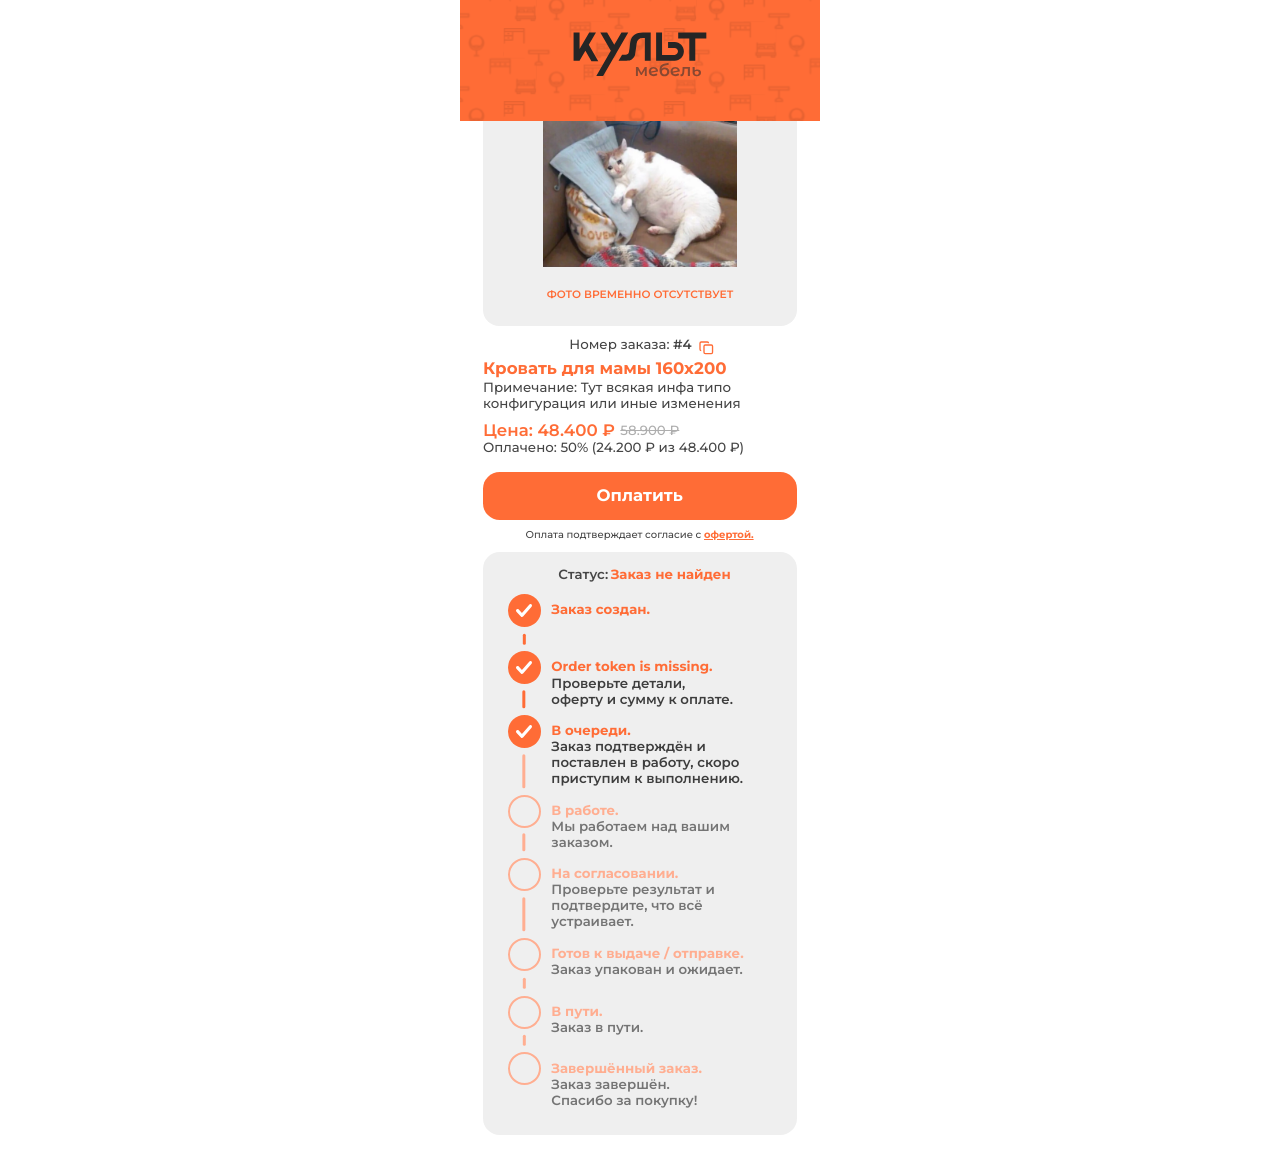
<file: miniapp/index.html>
﻿<!doctype html>
<html lang="ru">
<head>
  <meta charset="UTF-8">
  <meta name="viewport" content="width=device-width, initial-scale=1.0">
  <meta http-equiv="Cache-Control" content="no-cache, no-store, must-revalidate">
  <meta http-equiv="Pragma" content="no-cache">
  <meta http-equiv="Expires" content="0">
  <title>__CULT_MINI_APP_TITLE__</title>
  <link rel="stylesheet" href="./styles.css?v=20260323-7">
</head>
<body>

<div class="frame frame-1-47748e3051f0 order-page" data-role="order-page">
  
  <div class="shape rect rectangle-0b8e3f857de6">
  </div>
  
  <div class="group 13078532308e status-card" data-role="status-card">
    
    <div class="shape rect rectangle-c3741bfac33e">
    </div>
    
    <div class="shape text c57a874f8240">
      <div class="text-node-html" id="html-text-node-fa1d6350-2d4d-5013-8851-c57a874f8240" data-x="396.3333435058594" data-y="1939.4855842590332">
        <div class="root rich-text root-0" xmlns="http://www.w3.org/1999/xhtml">
          <div class="paragraph-set root-0-paragraph-set-0">
            <p class="paragraph root-0-paragraph-set-0-paragraph-0" dir="auto"><span class="text-node root-0-paragraph-set-0-paragraph-0-text-0">Заказ создан.</span></p>
          </div>
        </div>
      </div>
    </div>
    
    <div class="shape text 6cb363c3d526">
      <div class="text-node-html" id="html-text-node-f4184536-902f-5cb3-99ce-6cb363c3d526" data-x="396.3333435058594" data-y="1996.4855842590332">
        <div class="root rich-text root-0" xmlns="http://www.w3.org/1999/xhtml">
          <div class="paragraph-set root-0-paragraph-set-0">
            <p class="paragraph root-0-paragraph-set-0-paragraph-0" dir="auto"><span class="text-node root-0-paragraph-set-0-paragraph-0-text-0">Ожидает подтверждения.</span></p>
          </div>
        </div>
      </div>
    </div>
    
    <div class="shape text be66f339e84a">
      <div class="text-node-html" id="html-text-node-d0b404e8-80fc-5dbd-8ad5-be66f339e84a" data-x="396.3333435058594" data-y="2060.485584259033">
        <div class="root rich-text root-0" xmlns="http://www.w3.org/1999/xhtml">
          <div class="paragraph-set root-0-paragraph-set-0">
            <p class="paragraph root-0-paragraph-set-0-paragraph-0" dir="auto"><span class="text-node root-0-paragraph-set-0-paragraph-0-text-0">В очереди.</span></p>
          </div>
        </div>
      </div>
    </div>
    
    <div class="shape text 9bd90ea219e3">
      <div class="text-node-html" id="html-text-node-af643187-2059-5a9f-a3ce-9bd90ea219e3" data-x="396.3333435058594" data-y="2140.152332305908">
        <div class="root rich-text root-0" xmlns="http://www.w3.org/1999/xhtml">
          <div class="paragraph-set root-0-paragraph-set-0">
            <p class="paragraph root-0-paragraph-set-0-paragraph-0" dir="auto"><span class="text-node root-0-paragraph-set-0-paragraph-0-text-0">В работе.</span></p>
          </div>
        </div>
      </div>
    </div>
    
    <div class="shape text 47f268a194d4">
      <div class="text-node-html" id="html-text-node-e8922452-ca64-564d-9af0-47f268a194d4" data-x="396.3333435058594" data-y="2203.485584259033">
        <div class="root rich-text root-0" xmlns="http://www.w3.org/1999/xhtml">
          <div class="paragraph-set root-0-paragraph-set-0">
            <p class="paragraph root-0-paragraph-set-0-paragraph-0" dir="auto"><span class="text-node root-0-paragraph-set-0-paragraph-0-text-0">На согласовании.</span></p>
          </div>
        </div>
      </div>
    </div>
    
    <div class="shape text 9bc9ead55c8c">
      <div class="text-node-html" id="html-text-node-c5204004-d7dd-5b8d-a0ca-9bc9ead55c8c" data-x="396.3333435058594" data-y="2282.666748046875">
        <div class="root rich-text root-0" xmlns="http://www.w3.org/1999/xhtml">
          <div class="paragraph-set root-0-paragraph-set-0">
            <p class="paragraph root-0-paragraph-set-0-paragraph-0" dir="auto"><span class="text-node root-0-paragraph-set-0-paragraph-0-text-0">Готов к выдаче / отправке.</span></p>
          </div>
        </div>
      </div>
    </div>
    
    <div class="shape text 114c5a9e72ad">
      <div class="text-node-html" id="html-text-node-83f9472c-805e-55b2-b3d3-114c5a9e72ad" data-x="396.3333435058594" data-y="2341.152088165283">
        <div class="root rich-text root-0" xmlns="http://www.w3.org/1999/xhtml">
          <div class="paragraph-set root-0-paragraph-set-0">
            <p class="paragraph root-0-paragraph-set-0-paragraph-0" dir="auto"><span class="text-node root-0-paragraph-set-0-paragraph-0-text-0">В пути.</span></p>
          </div>
        </div>
      </div>
    </div>
    
    <div class="shape text 9934e6ed89d8">
      <div class="text-node-html" id="html-text-node-eb8c21c6-6e3c-5e9b-9319-9934e6ed89d8" data-x="396.3333435058594" data-y="2397.818103790283">
        <div class="root rich-text root-0" xmlns="http://www.w3.org/1999/xhtml">
          <div class="paragraph-set root-0-paragraph-set-0">
            <p class="paragraph root-0-paragraph-set-0-paragraph-0" dir="auto"><span class="text-node root-0-paragraph-set-0-paragraph-0-text-0">Завершённый заказ.</span></p>
          </div>
        </div>
      </div>
    </div>
    
    <div class="shape text 43f5c77ba5a9">
      <div class="text-node-html" id="html-text-node-a3d8fcec-66a5-5960-8d69-43f5c77ba5a9" data-x="396.3333435058594" data-y="2076.3330078125">
        <div class="root rich-text root-0" xmlns="http://www.w3.org/1999/xhtml">
          <div class="paragraph-set root-0-paragraph-set-0">
            <p class="paragraph root-0-paragraph-set-0-paragraph-0" dir="auto"><span class="text-node root-0-paragraph-set-0-paragraph-0-text-0">Заказ подтверждён и поставлен в работу, скоро приступим к выполнению.</span></p>
          </div>
        </div>
      </div>
    </div>
    
    <div class="shape text 01aacb1a476e">
      <div class="text-node-html" id="html-text-node-138044de-242b-5bea-a847-01aacb1a476e" data-x="396.3333435058594" data-y="2012.999755859375">
        <div class="root rich-text root-0" xmlns="http://www.w3.org/1999/xhtml">
          <div class="paragraph-set root-0-paragraph-set-0">
            <p class="paragraph root-0-paragraph-set-0-paragraph-0" dir="auto"><span class="text-node root-0-paragraph-set-0-paragraph-0-text-0">Проверьте детали, оферту и сумму к оплате.</span></p>
          </div>
        </div>
      </div>
    </div>
    
    <div class="shape text 319cc07c8d08">
      <div class="text-node-html" id="html-text-node-37bc9164-4aa4-57fb-b63f-319cc07c8d08" data-x="396.3333435058594" data-y="2156">
        <div class="root rich-text root-0" xmlns="http://www.w3.org/1999/xhtml">
          <div class="paragraph-set root-0-paragraph-set-0">
            <p class="paragraph root-0-paragraph-set-0-paragraph-0" dir="auto"><span class="text-node root-0-paragraph-set-0-paragraph-0-text-0">Мы работаем над вашим заказом.</span></p>
          </div>
        </div>
      </div>
    </div>
    
    <div class="shape text 4c02cb784b41">
      <div class="text-node-html" id="html-text-node-5256177a-3b92-53fb-8a0f-4c02cb784b41" data-x="396.3333435058594" data-y="2219.333251953125">
        <div class="root rich-text root-0" xmlns="http://www.w3.org/1999/xhtml">
          <div class="paragraph-set root-0-paragraph-set-0">
            <p class="paragraph root-0-paragraph-set-0-paragraph-0" dir="auto"><span class="text-node root-0-paragraph-set-0-paragraph-0-text-0">Проверьте результат и подтвердите, что всё устраивает.</span></p>
          </div>
        </div>
      </div>
    </div>
    
    <div class="shape text 65fb68df0542">
      <div class="text-node-html" id="html-text-node-6d40b1ae-2bd6-5669-a319-65fb68df0542" data-x="396.3333435058594" data-y="2299">
        <div class="root rich-text root-0" xmlns="http://www.w3.org/1999/xhtml">
          <div class="paragraph-set root-0-paragraph-set-0">
            <p class="paragraph root-0-paragraph-set-0-paragraph-0" dir="auto"><span class="text-node root-0-paragraph-set-0-paragraph-0-text-0">Заказ упакован и ожидает.</span></p>
          </div>
        </div>
      </div>
    </div>
    
    <div class="shape text 046f06b6bcef">
      <div class="text-node-html" id="html-text-node-b78422f2-67cc-53aa-839d-046f06b6bcef" data-x="396.3333435058594" data-y="2356.999755859375">
        <div class="root rich-text root-0" xmlns="http://www.w3.org/1999/xhtml">
          <div class="paragraph-set root-0-paragraph-set-0">
            <p class="paragraph root-0-paragraph-set-0-paragraph-0" dir="auto"><span class="text-node root-0-paragraph-set-0-paragraph-0-text-0">Заказ в пути.</span></p>
          </div>
        </div>
      </div>
    </div>
    
    <div class="shape text b1a5f8c07fe8">
      <div class="text-node-html" id="html-text-node-9a920dc5-53fe-594a-a20e-b1a5f8c07fe8" data-x="396.3333435058594" data-y="2413.66650390625">
        <div class="root rich-text root-0" xmlns="http://www.w3.org/1999/xhtml">
          <div class="paragraph-set root-0-paragraph-set-0">
            <p class="paragraph root-0-paragraph-set-0-paragraph-0" dir="auto"><span class="text-node root-0-paragraph-set-0-paragraph-0-text-0">Заказ завершён.
Спасибо за покупку!</span></p>
          </div>
        </div>
      </div>
    </div>
    
    <div class="group group-c0be3f469e13">
      
      <div class="shape text 91885f7719ab">
        <div class="text-node-html" id="html-text-node-1c3b89ad-ddb9-5763-bed5-91885f7719ab" data-x="403.3333740234375" data-y="1903.999755859375">
          <div class="root rich-text root-0" xmlns="http://www.w3.org/1999/xhtml">
            <div class="paragraph-set root-0-paragraph-set-0">
              <p class="paragraph root-0-paragraph-set-0-paragraph-0" dir="auto"><span class="text-node root-0-paragraph-set-0-paragraph-0-text-0">Статус:</span></p>
            </div>
          </div>
        </div>
      </div>
      
      <div class="shape text fad0c2f94262">
        <div class="text-node-html" id="html-text-node-a925aaf5-6d2c-53bc-909d-fad0c2f94262" data-x="455.66668701171875" data-y="1903.999755859375">
          <div class="root rich-text root-0" xmlns="http://www.w3.org/1999/xhtml">
            <div class="paragraph-set root-0-paragraph-set-0">
              <p class="paragraph root-0-paragraph-set-0-paragraph-0" dir="auto"><span class="text-node root-0-paragraph-set-0-paragraph-0-text-0">В очереди (3/8)</span></p>
            </div>
          </div>
        </div>
      </div>
    </div>
    
    <div class="shape rect rectangle-ac86f3d42c1e">
    </div>
    
    <div class="shape rect rectangle-a2f924893031">
    </div>
    
    <div class="shape rect rectangle-d9b370d1bb61">
    </div>
    
    <div class="shape rect rectangle-bc24cd728766">
    </div>
    
    <div class="shape rect rectangle-57ab4c732da1">
    </div>
    
    <div class="shape rect rectangle-0e3f93f2bc2e">
    </div>
    
    <div class="shape rect rectangle-fa30a91b2ec9">
    </div>
    
    <div class="shape circle ellipse-8-feb3e007e6ba">
    </div>
    
    <div class="shape circle ellipse-7-3b4e9d6dbcc5">
    </div>
    
    <div class="shape circle ellipse-6-eccfbdf53466">
    </div>
    
    <div class="shape circle ellipse-5-5fdd1c1756f4">
    </div>
    
    <div class="shape circle ellipse-4-7d500bdf3c7c">
    </div>
    
    <div class="shape circle ellipse-3-4428dfc8698d">
    </div>
    
    <div class="shape circle ellipse-2-2138379dd673">
    </div>
    
    <div class="shape circle ellipse-1-975c7346ec97">
    </div>
    
    <div class="shape path vector-f2181409f6e5">
      <svg width="16" xmlns="http://www.w3.org/2000/svg" height="13" id="screenshot-7e89cbd5-7f90-534a-a4df-f2181409f6e5" viewBox="361.486 1940.986 16 13" style="-webkit-print-color-adjust:exact" xmlns:xlink="http://www.w3.org/1999/xlink" fill="none" version="1.1">
        <g id="shape-7e89cbd5-7f90-534a-a4df-f2181409f6e5" style="opacity:1">
          <defs></defs>
          <g class="fills" id="fills-7e89cbd5-7f90-534a-a4df-f2181409f6e5">
            <path d="M377.01495361328125,1941.4293212890625C377.3046569824219,1941.725341796875,377.4737243652344,1942.133544921875,377.4849853515625,1942.5643310546875C377.49627685546875,1942.9949951171875,377.3488464355469,1943.4129638671875,377.0751037597656,1943.7261962890625L368.554931640625,1953.4774169921875C368.4168395996094,1953.6351318359375,368.2508850097656,1953.7613525390625,368.06689453125,1953.8486328125C367.8829040527344,1953.9359130859375,367.68463134765625,1953.982421875,367.48370361328125,1953.9854736328125C367.2828063964844,1953.988525390625,367.0834045410156,1953.947998046875,366.897216796875,1953.8662109375C366.7110595703125,1953.7845458984375,366.54193115234375,1953.6634521484375,366.3998107910156,1953.5098876953125L361.8891296386719,1948.63427734375C361.62353515625,1948.326171875,361.47894287109375,1947.918701171875,361.48583984375,1947.4976806640625C361.4927062988281,1947.07666015625,361.6505126953125,1946.6749267578125,361.92596435546875,1946.377197265625C362.2014465332031,1946.0794677734375,362.5731201171875,1945.9088134765625,362.962646484375,1945.9014892578125C363.3521423339844,1945.89404296875,363.7291564941406,1946.05029296875,364.01416015625,1946.33740234375L367.4322509765625,1950.02978515625L374.8899230957031,1941.4942626953125C375.1637878417969,1941.18115234375,375.54150390625,1940.9984130859375,375.9399719238281,1940.9862060546875C376.3384704589844,1940.9739990234375,376.7251281738281,1941.1334228515625,377.01495361328125,1941.4293212890625Z" fill-rule="nonzero" style="fill:#ffffff;fill-opacity:1"></path>
          </g>
        </g>
      </svg>
    </div>
    
    <div class="shape path vector-bd69ec772748">
      <svg width="16" xmlns="http://www.w3.org/2000/svg" height="13" id="screenshot-85cbb67b-7bf8-5f40-af2d-bd69ec772748" viewBox="361.319 1997.986 16 13" style="-webkit-print-color-adjust:exact" xmlns:xlink="http://www.w3.org/1999/xlink" fill="none" version="1.1">
        <g id="shape-85cbb67b-7bf8-5f40-af2d-bd69ec772748" style="opacity:1">
          <defs></defs>
          <g class="fills" id="fills-85cbb67b-7bf8-5f40-af2d-bd69ec772748">
            <path d="M376.8482666015625,1998.4293212890625C377.1379699707031,1998.725341796875,377.3070373535156,1999.133544921875,377.31829833984375,1999.5643310546875C377.32958984375,1999.9949951171875,377.1821594238281,2000.4129638671875,376.9084167480469,2000.7261962890625L368.38824462890625,2010.4774169921875C368.2501525878906,2010.6351318359375,368.0841979980469,2010.7613525390625,367.90020751953125,2010.8486328125C367.7162170410156,2010.9359130859375,367.5179443359375,2010.982421875,367.3170166015625,2010.9854736328125C367.1161193847656,2010.988525390625,366.9167175292969,2010.947998046875,366.73052978515625,2010.8662109375C366.54437255859375,2010.7845458984375,366.375244140625,2010.6634521484375,366.2331237792969,2010.5098876953125L361.7224426269531,2005.63427734375C361.45684814453125,2005.326171875,361.312255859375,2004.918701171875,361.31915283203125,2004.4976806640625C361.3260192871094,2004.07666015625,361.48382568359375,2003.6749267578125,361.75927734375,2003.377197265625C362.0347595214844,2003.0794677734375,362.40643310546875,2002.9088134765625,362.79595947265625,2002.9014892578125C363.1854553222656,2002.89404296875,363.5624694824219,2003.05029296875,363.84747314453125,2003.33740234375L367.26556396484375,2007.02978515625L374.7232360839844,1998.4942626953125C374.9971008300781,1998.18115234375,375.37481689453125,1997.9984130859375,375.7732849121094,1997.9862060546875C376.1717834472656,1997.9739990234375,376.5584411621094,1998.1334228515625,376.8482666015625,1998.4293212890625Z" fill-rule="nonzero" style="fill:#ffffff;fill-opacity:1"></path>
          </g>
        </g>
      </svg>
    </div>
    
    <div class="shape path vector-efa119933166">
      <svg width="16" xmlns="http://www.w3.org/2000/svg" height="13" id="screenshot-7b187aeb-e475-53a8-b1e7-efa119933166" viewBox="361.319 2061.986 16 13" style="-webkit-print-color-adjust:exact" xmlns:xlink="http://www.w3.org/1999/xlink" fill="none" version="1.1">
        <g id="shape-7b187aeb-e475-53a8-b1e7-efa119933166" style="opacity:1">
          <defs></defs>
          <g class="fills" id="fills-7b187aeb-e475-53a8-b1e7-efa119933166">
            <path d="M376.8482666015625,2062.42919921875C377.1379699707031,2062.725341796875,377.3070373535156,2063.133544921875,377.31829833984375,2063.564208984375C377.32958984375,2063.9951171875,377.1821594238281,2064.4130859375,376.9084167480469,2064.726318359375L368.38824462890625,2074.477294921875C368.2501525878906,2074.635009765625,368.0841979980469,2074.761474609375,367.90020751953125,2074.8486328125C367.7162170410156,2074.935791015625,367.5179443359375,2074.982421875,367.3170166015625,2074.9853515625C367.1161193847656,2074.988525390625,366.9167175292969,2074.947998046875,366.73052978515625,2074.8662109375C366.54437255859375,2074.78466796875,366.375244140625,2074.663330078125,366.2331237792969,2074.509765625L361.7224426269531,2069.63427734375C361.45684814453125,2069.326171875,361.312255859375,2068.918701171875,361.31915283203125,2068.497802734375C361.3260192871094,2068.07666015625,361.48382568359375,2067.675048828125,361.75927734375,2067.377197265625C362.0347595214844,2067.079345703125,362.40643310546875,2066.908935546875,362.79595947265625,2066.9013671875C363.1854553222656,2066.89404296875,363.5624694824219,2067.05029296875,363.84747314453125,2067.33740234375L367.26556396484375,2071.02978515625L374.7232360839844,2062.494384765625C374.9971008300781,2062.18115234375,375.37481689453125,2061.99853515625,375.7732849121094,2061.986328125C376.1717834472656,2061.97412109375,376.5584411621094,2062.13330078125,376.8482666015625,2062.42919921875Z" fill-rule="nonzero" style="fill:#ffffff;fill-opacity:1"></path>
          </g>
        </g>
      </svg>
    </div>
  </div>
  
  <div class="shape text d8f11099e5c2">
    <div class="text-node-html" id="html-text-node-db90cbbc-0d17-5ee1-82ba-d8f11099e5c2" data-x="370.5" data-y="1866.333251953125">
      <div class="root rich-text root-0" xmlns="http://www.w3.org/1999/xhtml">
        <div class="paragraph-set root-0-paragraph-set-0">
          <p class="paragraph root-0-paragraph-set-0-paragraph-0" dir="auto"><span class="text-node root-0-paragraph-set-0-paragraph-0-text-0">Оплата подтверждает согласие с </span><span class="text-node root-0-paragraph-set-0-paragraph-0-text-1 offer-link" data-role="offer-link" role="button" tabindex="0" aria-haspopup="dialog" aria-controls="offer-modal">офертой.</span></p>
        </div>
      </div>
    </div>
  </div>
  
  <div class="group a9cbc896a44d pay-button" data-role="pay-button" role="button" tabindex="0" aria-label="Оплатить">
    
    <div class="shape rect rectangle-8db70602da66 pay-button__bg">
    </div>
    
    <div class="shape text f68fa4c5e6d9 pay-button__label">
      <div class="text-node-html" id="html-text-node-f0e5b6f7-f4a4-57a1-b78d-f68fa4c5e6d9" data-x="441.5" data-y="1823.1665859222412">
        <div class="root rich-text root-0" xmlns="http://www.w3.org/1999/xhtml">
          <div class="paragraph-set root-0-paragraph-set-0">
            <p class="paragraph root-0-paragraph-set-0-paragraph-0" dir="auto"><span class="text-node root-0-paragraph-set-0-paragraph-0-text-0">Оплатить</span></p>
          </div>
        </div>
      </div>
    </div>
  </div>
  
  <div class="group group-57-4f6ee0908133">
    
    <div class="shape text 484-1ea02b231ed7">
      <div class="text-node-html" id="html-text-node-8947bb6d-34bb-5b86-8431-1ea02b231ed7" data-x="328.0000305175781" data-y="1758">
        <div class="root rich-text root-0" xmlns="http://www.w3.org/1999/xhtml">
          <div class="paragraph-set root-0-paragraph-set-0">
            <p class="paragraph root-0-paragraph-set-0-paragraph-0" dir="auto"><span class="text-node root-0-paragraph-set-0-paragraph-0-text-0">Цена: 48.400 ₽</span></p>
          </div>
        </div>
      </div>
    </div>
    
    <div class="shape text c-58900-5e022b5210c0">
      <div class="text-node-html" id="html-text-node-689a0d6f-ece5-5dde-a06d-5e022b5210c0" data-x="465.3333740234375" data-y="1760">
        <div class="root rich-text root-0" xmlns="http://www.w3.org/1999/xhtml">
          <div class="paragraph-set root-0-paragraph-set-0">
            <p class="paragraph root-0-paragraph-set-0-paragraph-0" dir="auto"><span class="text-node root-0-paragraph-set-0-paragraph-0-text-0">58.900 ₽</span></p>
          </div>
        </div>
      </div>
    </div>
    
    <div class="shape text c3cfd96ee3ea">
      <div class="text-node-html" id="html-text-node-556c4119-ad6a-5d6b-b00f-c3cfd96ee3ea" data-x="328" data-y="1777">
        <div class="root rich-text root-0" xmlns="http://www.w3.org/1999/xhtml">
          <div class="paragraph-set root-0-paragraph-set-0">
            <p class="paragraph root-0-paragraph-set-0-paragraph-0" dir="auto"><span class="text-node root-0-paragraph-set-0-paragraph-0-text-0">Оплачено: 50% (24.200 ₽ из 48.400 ₽)</span></p>
          </div>
        </div>
      </div>
    </div>
  </div>
  
  <div class="group group-56-2aa8cb8912ad">
    
    <div class="shape text 2ee21763201b">
      <div class="text-node-html" id="html-text-node-2511a009-e158-54fb-92da-2ee21763201b" data-x="327.9999694824219" data-y="1716.66650390625">
        <div class="root rich-text root-0" xmlns="http://www.w3.org/1999/xhtml">
          <div class="paragraph-set root-0-paragraph-set-0">
            <p class="paragraph root-0-paragraph-set-0-paragraph-0" dir="auto"><span class="text-node root-0-paragraph-set-0-paragraph-0-text-0">Примечание: Тут всякая инфа типо конфигурация или иные изменения</span></p>
          </div>
        </div>
      </div>
    </div>
    
    <div class="shape text e0d95688b827">
      <div class="text-node-html" id="html-text-node-ea135164-4082-520f-b13f-e0d95688b827" data-x="328" data-y="1696.3331298828125">
        <div class="root rich-text root-0" xmlns="http://www.w3.org/1999/xhtml">
          <div class="paragraph-set root-0-paragraph-set-0">
            <p class="paragraph root-0-paragraph-set-0-paragraph-0" dir="auto"><span class="text-node root-0-paragraph-set-0-paragraph-0-text-0">Кровать для мамы 160х200
              </span></p>
          </div>
        </div>
      </div>
    </div>
  </div>
  
  <div class="group 4856d712f5cc order-meta" data-role="order-meta">
    
    <div class="shape text 50bae24aae44 order-number" data-role="order-number">
      <div class="text-node-html" id="html-text-node-78f7a818-02a3-5154-81fe-50bae24aae44" data-x="414.2778015136719" data-y="1674.3331298828125">
        <div class="root rich-text root-0" xmlns="http://www.w3.org/1999/xhtml">
          <div class="paragraph-set root-0-paragraph-set-0">
            <p class="paragraph root-0-paragraph-set-0-paragraph-0" dir="auto"><span class="text-node root-0-paragraph-set-0-paragraph-0-text-0">Номер заказа: </span><span class="text-node root-0-paragraph-set-0-paragraph-0-text-1 copy-order-trigger" data-role="order-number-value" role="button" tabindex="0" aria-label="Скопировать номер заказа">#4</span></p>
          </div>
        </div>
      </div>
    </div>
    
    <div class="shape path vector-7d344706aa45 copy-order-button copy-order-trigger" role="button" tabindex="0" aria-label="Скопировать номер заказа">
      <svg width="12.556" xmlns="http://www.w3.org/2000/svg" height="12.556" id="screenshot-c0b8b296-a51c-5b57-99cc-7d344706aa45" viewBox="545.167 1678.222 12.556 12.556" style="-webkit-print-color-adjust:exact" xmlns:xlink="http://www.w3.org/1999/xlink" fill="none" version="1.1">
        <g id="shape-c0b8b296-a51c-5b57-99cc-7d344706aa45" style="opacity:1">
          <defs></defs>
          <g class="fills" id="fills-c0b8b296-a51c-5b57-99cc-7d344706aa45">
            <path d="M554.5,1680.22216796875L548.388916015625,1680.22216796875C547.7138671875,1680.22216796875,547.1666259765625,1680.7694091796875,547.1666259765625,1681.4443359375L547.1666259765625,1687.5555419921875C547.1666259765625,1688.23046875,547.7138671875,1688.7777099609375,548.388916015625,1688.7777099609375L554.5,1688.7777099609375C555.175048828125,1688.7777099609375,555.72216796875,1688.23046875,555.72216796875,1687.5555419921875L555.72216796875,1681.4443359375C555.72216796875,1680.7694091796875,555.175048828125,1680.22216796875,554.5,1680.22216796875Z" fill-rule="nonzero"></path>
          </g>
          <g fill-rule="nonzero" id="strokes-3686717e-35ac-80d9-8007-c0d3109124f5-c0b8b296-a51c-5b57-99cc-7d344706aa45" class="strokes">
            <g class="stroke-shape">
              <defs></defs>
              <path d="M554.5,1680.22216796875L548.388916015625,1680.22216796875C547.7138671875,1680.22216796875,547.1666259765625,1680.7694091796875,547.1666259765625,1681.4443359375L547.1666259765625,1687.5555419921875C547.1666259765625,1688.23046875,547.7138671875,1688.7777099609375,548.388916015625,1688.7777099609375L554.5,1688.7777099609375C555.175048828125,1688.7777099609375,555.72216796875,1688.23046875,555.72216796875,1687.5555419921875L555.72216796875,1681.4443359375C555.72216796875,1680.7694091796875,555.175048828125,1680.22216796875,554.5,1680.22216796875Z" style="fill:none;fill-opacity:none;stroke-width:1.3333333730697632;stroke:#ff6c36;stroke-opacity:1"></path>
            </g>
          </g>
        </g>
      </svg>
    </div>
    
    <div class="shape path vector-b6e917f0d879">
      <svg width="12.556" xmlns="http://www.w3.org/2000/svg" height="12.556" id="screenshot-d18cf77e-2092-5565-b0d8-b6e917f0d879" viewBox="541.5 1674.556 12.556 12.556" style="-webkit-print-color-adjust:exact" xmlns:xlink="http://www.w3.org/1999/xlink" fill="none" version="1.1">
        <g id="shape-d18cf77e-2092-5565-b0d8-b6e917f0d879" style="opacity:1">
          <defs></defs>
          <g class="fills" id="fills-d18cf77e-2092-5565-b0d8-b6e917f0d879">
            <path d="M544.72216796875,1685.111083984375C544.0499267578125,1685.111083984375,543.5,1684.5611572265625,543.5,1683.888916015625L543.5,1677.7777099609375C543.5,1677.1055908203125,544.0499267578125,1676.5555419921875,544.72216796875,1676.5555419921875L550.833251953125,1676.5555419921875C551.5054931640625,1676.5555419921875,552.0555419921875,1677.1055908203125,552.0555419921875,1677.7777099609375" fill-rule="nonzero"></path>
          </g>
          <g fill-rule="nonzero" id="strokes-3686717e-35ac-80d9-8007-c0d3109124f6-d18cf77e-2092-5565-b0d8-b6e917f0d879" class="strokes">
            <g class="stroke-shape">
              <defs></defs>
              <path d="M544.72216796875,1685.111083984375C544.0499267578125,1685.111083984375,543.5,1684.5611572265625,543.5,1683.888916015625L543.5,1677.7777099609375C543.5,1677.1055908203125,544.0499267578125,1676.5555419921875,544.72216796875,1676.5555419921875L550.833251953125,1676.5555419921875C551.5054931640625,1676.5555419921875,552.0555419921875,1677.1055908203125,552.0555419921875,1677.7777099609375" style="fill:none;fill-opacity:none;stroke-width:1.3333333730697632;stroke:#ff6c36;stroke-opacity:1"></path>
            </g>
          </g>
        </g>
      </svg>
    </div>
    <button class="copy-order-hitbox copy-order-trigger" type="button" aria-label="Скопировать номер заказа"></button>
  </div>
  
  <div class="shape rect rectangle-114b0f965531">
  </div>
  
  <div class="shape text 629a6f845537">
    <div class="text-node-html" id="html-text-node-0c588b2f-21ee-5949-9bfb-629a6f845537" data-x="385.5" data-y="1626.333251953125">
      <div class="root rich-text root-0" xmlns="http://www.w3.org/1999/xhtml">
        <div class="paragraph-set root-0-paragraph-set-0">
          <p class="paragraph root-0-paragraph-set-0-paragraph-0" dir="auto"><span class="text-node root-0-paragraph-set-0-paragraph-0-text-0">ФОТО ВРЕМЕННО ОТСУТСТВУЕТ</span></p>
        </div>
      </div>
    </div>
  </div>
  
  <div class="shape rect c-1476772041-309540255f2d photo-viewer-trigger" data-role="product-photo" role="button" tabindex="0" aria-label="Открыть фото">
  </div>
  
  <div class="shape group frame-26-c0bed0348a74 app-header" data-role="app-header">
    <img src="./header_logo.svg" alt="Header logo" data-role="header-logo">
  </div>
</div>
<div class="offer-modal" id="offer-modal" data-role="offer-modal" aria-hidden="true">
  <div class="offer-modal__backdrop" data-role="offer-close"></div>
  <div class="offer-modal__dialog" role="dialog" aria-modal="true" aria-labelledby="offer-title">
    <button class="offer-modal__close" type="button" data-role="offer-close" aria-label="Закрыть">×</button>
    <h2 class="offer-modal__title" id="offer-title">Оферта</h2>
    <p class="offer-modal__text">Это пример текста оферты. Подставь сюда свой юридически согласованный текст.</p>
    <ul class="offer-modal__list">
      <li>Номер заказа: <strong>#4</strong></li>
      <li>Плановая дата доставки: <strong>указать дату</strong></li>
      <li>Обязанности исполнителя: изготовление, упаковка, передача в доставку</li>
      <li>Обязанности заказчика: предоставить корректные данные, принять и оплатить заказ</li>
      <li>Условия возврата, отмены и гарантийные сроки</li>
    </ul>
  </div>
</div>
<div class="photo-modal" data-role="photo-modal" aria-hidden="true">
  <div class="photo-modal__backdrop" data-role="photo-close"></div>
  <button class="photo-modal__close" type="button" data-role="photo-close" aria-label="Закрыть фото">×</button>
  <div class="photo-modal__viewport">
    <canvas class="photo-modal__canvas" data-role="photo-modal-canvas" aria-label="Фото товара"></canvas>
  </div>
</div>
<script>
  (function () {
    var copyTriggers = Array.prototype.slice.call(document.querySelectorAll('.copy-order-trigger'));
    if (!copyTriggers.length) return;

    function getOrderNumber() {
      var valueNode = document.querySelector('[data-role="order-number-value"]');
      if (valueNode && valueNode.textContent) {
        return valueNode.textContent.trim();
      }
      var orderTextNode = document.querySelector('[data-role="order-number"]');
      var raw = orderTextNode ? orderTextNode.textContent : '';
      var match = raw ? raw.match(/#\\S+/) : null;
      return match ? match[0] : raw.trim();
    }

    function copyText(text) {
      if (!text) return Promise.reject(new Error('empty'));
      if (navigator.clipboard && navigator.clipboard.writeText) {
        return navigator.clipboard.writeText(text);
      }
      return new Promise(function (resolve, reject) {
        try {
          var ta = document.createElement('textarea');
          ta.value = text;
          ta.setAttribute('readonly', '');
          ta.style.position = 'fixed';
          ta.style.opacity = '0';
          document.body.appendChild(ta);
          ta.select();
          var ok = document.execCommand('copy');
          document.body.removeChild(ta);
          if (ok) resolve();
          else reject(new Error('execCommand failed'));
        } catch (e) {
          reject(e);
        }
      });
    }

    function copyOrderNumber() {
      var number = getOrderNumber();
      copyText(number).then(function () {
        copyTriggers.forEach(function (btn) {
          btn.setAttribute('title', 'Скопировано: ' + number);
        });
      }).catch(function () {
        copyTriggers.forEach(function (btn) {
          btn.setAttribute('title', 'Не удалось скопировать');
        });
      });
    }

    copyTriggers.forEach(function (btn) {
      btn.addEventListener('click', copyOrderNumber);
      btn.addEventListener('keydown', function (e) {
        if (e.key === 'Enter' || e.key === ' ') {
          e.preventDefault();
          copyOrderNumber();
        }
      });
    });
  })();
</script>
<script>
  (function () {
    var link = document.querySelector('[data-role="offer-link"]');
    var modal = document.querySelector('[data-role="offer-modal"]');
    if (!link || !modal) return;

    var closeTargets = Array.prototype.slice.call(document.querySelectorAll('[data-role="offer-close"]'));

    function openModal() {
      modal.classList.add('is-open');
      modal.setAttribute('aria-hidden', 'false');
    }

    function closeModal() {
      modal.classList.remove('is-open');
      modal.setAttribute('aria-hidden', 'true');
      link.focus();
    }

    link.addEventListener('click', openModal);
    link.addEventListener('keydown', function (e) {
      if (e.key === 'Enter' || e.key === ' ') {
        e.preventDefault();
        openModal();
      }
    });

    closeTargets.forEach(function (el) {
      el.addEventListener('click', closeModal);
    });

    document.addEventListener('keydown', function (e) {
      if (e.key === 'Escape' && modal.classList.contains('is-open')) {
        closeModal();
      }
    });
  })();
</script>
<script>
  (function () {
    var trigger = document.querySelector('[data-role="product-photo"]');
    var modal = document.querySelector('[data-role="photo-modal"]');
    var canvas = document.querySelector('[data-role="photo-modal-canvas"]');
    if (!trigger || !modal || !canvas) return;

    var closeTargets = Array.prototype.slice.call(document.querySelectorAll('[data-role="photo-close"]'));
    var viewport = modal.querySelector('.photo-modal__viewport');
    var ctx = canvas.getContext('2d');
    var minScale = 1;
    var maxScale = 4;
    var scale = 1;
    var tx = 0;
    var ty = 0;
    var baseW = 1;
    var baseH = 1;
    var photoImage = null;
    var dragging = false;
    var dragStartX = 0;
    var dragStartY = 0;
    var dragStartTx = 0;
    var dragStartTy = 0;
    var dpr = window.devicePixelRatio || 1;

    function getPhotoUrl() {
      var bg = getComputedStyle(trigger).backgroundImage || '';
      var match = bg.match(/url\((['"]?)(.*?)\1\)/i);
      return match ? match[2] : '';
    }

    function resizeCanvas() {
      var w = viewport.clientWidth || 1;
      var h = viewport.clientHeight || 1;
      dpr = window.devicePixelRatio || 1;
      canvas.width = Math.round(w * dpr);
      canvas.height = Math.round(h * dpr);
      canvas.style.width = w + 'px';
      canvas.style.height = h + 'px';
      if (ctx && ctx.setTransform) {
        ctx.setTransform(dpr, 0, 0, dpr, 0, 0);
      }
    }

    function computeBaseSize() {
      if (!photoImage) return;
      var vw = viewport.clientWidth || 1;
      var vh = viewport.clientHeight || 1;
      var iw = photoImage.naturalWidth || photoImage.width || 1;
      var ih = photoImage.naturalHeight || photoImage.height || 1;
      var fit = Math.min(vw / iw, vh / ih);
      baseW = Math.max(1, iw * fit);
      baseH = Math.max(1, ih * fit);
    }

    function clampOffsets() {
      var scaledW = baseW * scale;
      var scaledH = baseH * scale;
      // Allow extra freedom, but do not let image edges go beyond screen center.
      var maxX = Math.max(0, scaledW / 2);
      var maxY = Math.max(0, scaledH / 2);

      tx = Math.max(-maxX, Math.min(maxX, tx));
      ty = Math.max(-maxY, Math.min(maxY, ty));
    }

    function updateDragCursor() {
      viewport.style.cursor = scale > 1 ? (dragging ? 'grabbing' : 'grab') : 'default';
    }

    function render() {
      if (!ctx) return;
      var vw = viewport.clientWidth || 1;
      var vh = viewport.clientHeight || 1;
      clampOffsets();
      ctx.clearRect(0, 0, vw, vh);
      if (photoImage) {
        ctx.save();
        ctx.translate(vw / 2 + tx, vh / 2 + ty);
        ctx.scale(scale, scale);
        ctx.drawImage(photoImage, -baseW / 2, -baseH / 2, baseW, baseH);
        ctx.restore();
      }
      updateDragCursor();
    }

    function lockScroll() {
      document.body.classList.add('no-scroll');
    }

    function unlockScroll() {
      document.body.classList.remove('no-scroll');
    }

    function openPhoto() {
      var url = getPhotoUrl();
      if (!url) return;
      scale = 1;
      tx = 0;
      ty = 0;
      dragging = false;
      modal.classList.add('is-open');
      modal.setAttribute('aria-hidden', 'false');
      lockScroll();
      resizeCanvas();
      photoImage = new Image();
      photoImage.onload = function () {
        computeBaseSize();
        render();
      };
      photoImage.src = url;
    }

    function closePhoto() {
      modal.classList.remove('is-open');
      modal.setAttribute('aria-hidden', 'true');
      scale = 1;
      tx = 0;
      ty = 0;
      dragging = false;
      photoImage = null;
      render();
      unlockScroll();
      trigger.focus();
    }

    function onWheel(e) {
      e.preventDefault();
      var step = 0.15;
      var delta = e.deltaY;
      if (delta < 0) {
        scale = Math.min(maxScale, scale + step);
      } else {
        scale = Math.max(minScale, scale - step);
      }
      if (scale === minScale) {
        tx = 0;
        ty = 0;
      }
      render();
    }

    function onPointerDown(e) {
      if (scale <= 1) return;
      dragging = true;
      dragStartX = e.clientX;
      dragStartY = e.clientY;
      dragStartTx = tx;
      dragStartTy = ty;
      if (viewport.setPointerCapture) {
        viewport.setPointerCapture(e.pointerId);
      }
      updateDragCursor();
    }

    function onPointerMove(e) {
      if (!dragging) return;
      tx = dragStartTx + (e.clientX - dragStartX);
      ty = dragStartTy + (e.clientY - dragStartY);
      render();
    }

    function onPointerUp(e) {
      if (!dragging) return;
      dragging = false;
      if (viewport.releasePointerCapture) {
        viewport.releasePointerCapture(e.pointerId);
      }
      updateDragCursor();
    }

    trigger.addEventListener('click', openPhoto);
    trigger.addEventListener('keydown', function (e) {
      if (e.key === 'Enter' || e.key === ' ') {
        e.preventDefault();
        openPhoto();
      }
    });

    closeTargets.forEach(function (el) {
      el.addEventListener('click', closePhoto);
    });

    viewport.addEventListener('wheel', onWheel, { passive: false });
    viewport.addEventListener('pointerdown', onPointerDown);
    viewport.addEventListener('pointermove', onPointerMove);
    viewport.addEventListener('pointerup', onPointerUp);
    viewport.addEventListener('pointercancel', onPointerUp);
    window.addEventListener('resize', function () {
      if (!modal.classList.contains('is-open')) return;
      resizeCanvas();
      computeBaseSize();
      render();
    });

    document.addEventListener('keydown', function (e) {
      if (e.key === 'Escape' && modal.classList.contains('is-open')) {
        closePhoto();
      }
    });
  })();
</script>
<script src="./app.js?v=20260323-7"></script>
</body>
</html>
</file>
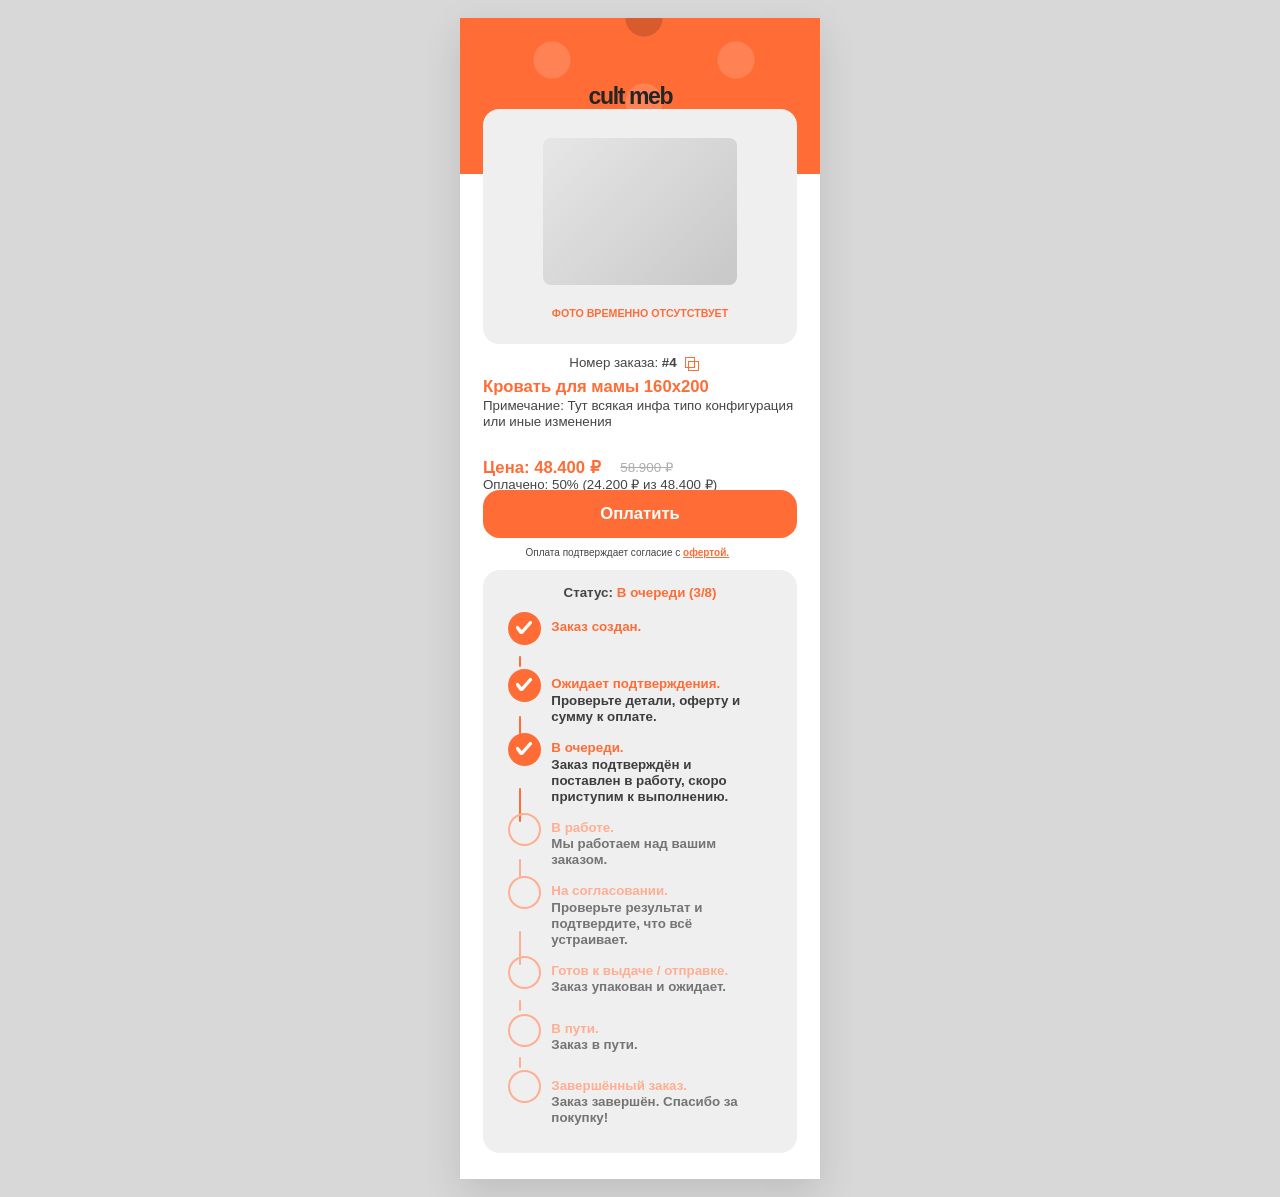
<file: miniapp/mockups/order-status-standalone.html>
<!doctype html>
<html lang="ru">
<head>
  <meta charset="utf-8">
  <meta name="viewport" content="width=device-width, initial-scale=1">
  <title>Order Status Standalone</title>
  <style>
    :root {
      --orange: #ff6c36;
      --orange-soft: #ffae91;
      --text: #454545;
      --muted: #747474;
      --panel: #efefef;
      --image-bg: #d9d9d9;
    }

    * {
      box-sizing: border-box;
    }

    html,
    body {
      margin: 0;
      min-height: 100%;
      background: #d8d8d8;
      font-family: Montserrat, sans-serif;
    }

    body {
      display: grid;
      place-items: start center;
      padding: 18px 10px;
    }

    .frame {
      position: relative;
      width: 360px;
      height: 1161.33px;
      background: #fff;
      overflow: hidden;
      box-shadow: 0 14px 38px rgba(0, 0, 0, 0.12);
    }

    .hero {
      position: absolute;
      inset: 0 0 auto 0;
      height: 156px;
      background: var(--orange);
      overflow: hidden;
    }

    .hero::before {
      content: "";
      position: absolute;
      left: -15px;
      top: -35px;
      width: 390px;
      height: 156px;
      opacity: 0.15;
      background:
        radial-gradient(circle at 107px 77px, #fff 0 18px, transparent 19px),
        radial-gradient(circle at 199px 35px, #000 0 18px, transparent 19px),
        radial-gradient(circle at 291px 77px, #fff 0 18px, transparent 19px),
        radial-gradient(circle at 107px 161px, #000 0 18px, transparent 19px),
        radial-gradient(circle at 199px 119px, #fff 0 18px, transparent 19px),
        radial-gradient(circle at 291px 161px, #000 0 18px, transparent 19px);
      background-repeat: no-repeat;
    }

    .brand {
      position: absolute;
      top: 67.44px;
      left: 128.58px;
      display: flex;
      align-items: flex-start;
      gap: 6px;
      color: #252525;
      line-height: 1;
    }

    .brand__main {
      display: flex;
      gap: 5px;
      font-size: 23px;
      font-weight: 700;
      letter-spacing: -0.06em;
      text-transform: lowercase;
    }

    .brand__lab {
      position: absolute;
      left: 118px;
      top: 34px;
      font-size: 9px;
      font-weight: 700;
      color: #894831;
      letter-spacing: 0.04em;
      text-transform: lowercase;
    }

    .product-card {
      position: absolute;
      left: 23px;
      top: 90.67px;
      width: 314px;
      height: 449px;
    }

    .product-image {
      position: absolute;
      inset: 0 auto auto 0;
      width: 314px;
      height: 235px;
      border-radius: 16.33px;
      background: var(--panel);
      overflow: hidden;
    }

    .product-image::before {
      content: "";
      position: absolute;
      left: 60px;
      top: 29px;
      width: 194px;
      height: 147px;
      border-radius: 8px;
      background:
        linear-gradient(135deg, rgba(255,255,255,0.35), rgba(0,0,0,0.08)),
        var(--image-bg);
    }

    .placeholder {
      position: absolute;
      left: 57.5px;
      top: 198.33px;
      width: 199px;
      text-align: center;
      color: var(--orange);
      font-size: 10.67px;
      line-height: 1.2;
      font-weight: 600;
    }

    .order-number {
      position: absolute;
      left: 86.28px;
      top: 246.66px;
      display: flex;
      align-items: center;
      gap: 8px;
      color: var(--text);
      font-size: 13.33px;
      line-height: 1.2;
      font-weight: 500;
    }

    .order-number strong {
      font-weight: 600;
    }

    .copy {
      position: relative;
      width: 12.56px;
      height: 12.56px;
    }

    .copy::before,
    .copy::after {
      content: "";
      position: absolute;
      width: 8.56px;
      height: 8.56px;
      border: 1.33px solid var(--orange);
      border-radius: 0;
    }

    .copy::before {
      left: 3.67px;
      top: 3.67px;
    }

    .copy::after {
      left: 0;
      top: 0;
    }

    .product-title {
      position: absolute;
      left: 0;
      top: 268.66px;
      width: 314px;
      margin: 0;
      color: var(--orange);
      font-size: 16.67px;
      line-height: 1.2;
      font-weight: 700;
    }

    .product-note {
      position: absolute;
      left: 0;
      top: 289px;
      width: 314px;
      margin: 0;
      color: var(--text);
      font-size: 13.33px;
      line-height: 1.2;
      font-weight: 500;
    }

    .price-row {
      position: absolute;
      left: 0;
      top: 349.33px;
      width: 262px;
      height: 35px;
    }

    .price-current {
      position: absolute;
      left: 0;
      top: 0;
      color: var(--orange);
      font-size: 16.67px;
      line-height: 1.2;
      font-weight: 600;
    }

    .price-old {
      position: absolute;
      left: 137.33px;
      top: 2px;
      color: #aeaeae;
      font-size: 13.33px;
      line-height: 1.2;
      font-weight: 500;
      text-decoration: line-through;
    }

    .paid {
      position: absolute;
      left: 0;
      top: 19px;
      color: var(--text);
      font-size: 13.33px;
      line-height: 1.2;
      font-weight: 500;
    }

    .pay-button {
      position: absolute;
      left: 0;
      top: 381.66px;
      width: 314px;
      height: 47.67px;
      border: 0;
      border-radius: 16.67px;
      background: var(--orange);
      color: #fff;
      font: 700 16.67px/1.2 Montserrat, sans-serif;
      cursor: default;
    }

    .agreement {
      position: absolute;
      left: 42.5px;
      top: 438.66px;
      margin: 0;
      color: var(--text);
      font-size: 10px;
      line-height: 1.2;
      font-weight: 500;
    }

    .agreement a {
      color: var(--orange);
      font-weight: 700;
      text-decoration: underline;
    }

    .status-card {
      position: absolute;
      left: 23px;
      top: 551.67px;
      width: 314px;
      height: 583px;
      border-radius: 16.67px;
      background: var(--panel);
      overflow: hidden;
    }

    .status-head {
      position: absolute;
      left: 75.33px;
      top: 15.33px;
      width: 163.33px;
      display: flex;
      gap: 4px;
      justify-content: center;
      color: var(--text);
      font-size: 13.33px;
      line-height: 1.2;
      font-weight: 600;
    }

    .status-head strong {
      color: var(--orange);
      font-weight: 700;
    }

    .line {
      position: absolute;
      left: 35.83px;
      width: 2.67px;
      border-radius: 6.67px;
      background: var(--orange-soft);
    }

    .line--done {
      background: var(--orange);
    }

    .line-1 { top: 86.5px; height: 11px; }
    .line-2 { top: 146.67px; height: 18px; }
    .line-3 { top: 218.33px; height: 34px; }
    .line-4 { top: 289.67px; height: 18px; }
    .line-5 { top: 361.33px; height: 34px; }
    .line-6 { top: 430.83px; height: 11px; }
    .line-7 { top: 487.5px; height: 11px; }

    .step {
      position: absolute;
      left: 24.83px;
      width: 236px;
      min-height: 34px;
    }

    .step__dot {
      position: absolute;
      left: 0;
      top: 0;
      width: 32.97px;
      height: 32.97px;
      border-radius: 50%;
      border: 2.67px solid var(--orange-soft);
      background: transparent;
    }

    .step--done .step__dot {
      background: var(--orange);
      border-color: transparent;
    }

    .step__check {
      position: absolute;
      left: 8.49px;
      top: 9.49px;
      width: 16px;
      height: 13px;
      display: none;
    }

    .step--done .step__check {
      display: block;
    }

    .step__check path {
      fill: #fff;
    }

    .step__title {
      position: absolute;
      left: 43.5px;
      top: 7.49px;
      margin: 0;
      color: var(--orange-soft);
      font-size: 13.33px;
      line-height: 1.2;
      font-weight: 700;
      white-space: nowrap;
    }

    .step__text {
      position: absolute;
      left: 43.5px;
      top: 23.82px;
      width: 192.67px;
      margin: 0;
      color: var(--muted);
      font-size: 13.33px;
      line-height: 1.2;
      font-weight: 600;
    }

    .step--done .step__title {
      color: var(--orange);
    }

    .step--done .step__text {
      color: #3d3d3d;
    }

    .step-1 { top: 42.33px; height: 33px; }
    .step-2 { top: 99.33px; height: 33px; }
    .step-3 { top: 163.33px; height: 55px; }
    .step-4 { top: 243px; height: 33px; }
    .step-5 { top: 306.33px; height: 56px; }
    .step-6 { top: 386px; height: 56px; }
    .step-7 { top: 444px; height: 33px; }
    .step-8 { top: 500.67px; height: 42px; }
  </style>
</head>
<body>
  <main class="frame">
    <header class="hero">
      <div class="brand">
        <div class="brand__main">
          <span>cult</span>
          <span>meb</span>
        </div>
        <div class="brand__lab">lab</div>
      </div>
    </header>

    <section class="product-card">
      <div class="product-image">
        <div class="placeholder">ФОТО ВРЕМЕННО ОТСУТСТВУЕТ</div>
      </div>

      <div class="order-number">
        <span>Номер заказа: <strong>#4</strong></span>
        <span class="copy" aria-hidden="true"></span>
      </div>

      <h1 class="product-title">Кровать для мамы 160х200</h1>
      <p class="product-note">Примечание: Тут всякая инфа типо конфигурация или иные изменения</p>

      <div class="price-row">
        <div class="price-current">Цена: 48.400 ₽</div>
        <div class="price-old">58.900 ₽</div>
        <div class="paid">Оплачено: 50% (24.200 ₽ из 48.400 ₽)</div>
      </div>

      <button class="pay-button" type="button">Оплатить</button>
      <p class="agreement">Оплата подтверждает согласие с <a href="#">офертой.</a></p>
    </section>

    <section class="status-card">
      <div class="status-head">
        <span>Статус:</span>
        <strong>В очереди (3/8)</strong>
      </div>

      <div class="line line--done line-1"></div>
      <div class="line line--done line-2"></div>
      <div class="line line--done line-3"></div>
      <div class="line line-4"></div>
      <div class="line line-5"></div>
      <div class="line line-6"></div>
      <div class="line line-7"></div>

      <article class="step step-1 step--done">
        <div class="step__dot"></div>
        <svg class="step__check" viewBox="0 0 16 13" aria-hidden="true">
          <path d="M15.53.44a1.59 1.59 0 0 1 .06 2.3l-8.52 9.75a2.2 2.2 0 0 1-1.67.51 2.21 2.21 0 0 1-1.64-.48L.25 7.63A1.6 1.6 0 0 1 .3 5.38a1.45 1.45 0 0 1 2.09-.04l3.42 3.69L13.27.49A1.46 1.46 0 0 1 15.53.44Z"/>
        </svg>
        <h3 class="step__title">Заказ создан.</h3>
      </article>

      <article class="step step-2 step--done">
        <div class="step__dot"></div>
        <svg class="step__check" viewBox="0 0 16 13" aria-hidden="true">
          <path d="M15.53.44a1.59 1.59 0 0 1 .06 2.3l-8.52 9.75a2.2 2.2 0 0 1-1.67.51 2.21 2.21 0 0 1-1.64-.48L.25 7.63A1.6 1.6 0 0 1 .3 5.38a1.45 1.45 0 0 1 2.09-.04l3.42 3.69L13.27.49A1.46 1.46 0 0 1 15.53.44Z"/>
        </svg>
        <h3 class="step__title">Ожидает подтверждения.</h3>
        <p class="step__text">Проверьте детали, оферту и сумму к оплате.</p>
      </article>

      <article class="step step-3 step--done">
        <div class="step__dot"></div>
        <svg class="step__check" viewBox="0 0 16 13" aria-hidden="true">
          <path d="M15.53.44a1.59 1.59 0 0 1 .06 2.3l-8.52 9.75a2.2 2.2 0 0 1-1.67.51 2.21 2.21 0 0 1-1.64-.48L.25 7.63A1.6 1.6 0 0 1 .3 5.38a1.45 1.45 0 0 1 2.09-.04l3.42 3.69L13.27.49A1.46 1.46 0 0 1 15.53.44Z"/>
        </svg>
        <h3 class="step__title">В очереди.</h3>
        <p class="step__text">Заказ подтверждён и поставлен в работу, скоро приступим к выполнению.</p>
      </article>

      <article class="step step-4">
        <div class="step__dot"></div>
        <h3 class="step__title">В работе.</h3>
        <p class="step__text">Мы работаем над вашим заказом.</p>
      </article>

      <article class="step step-5">
        <div class="step__dot"></div>
        <h3 class="step__title">На согласовании.</h3>
        <p class="step__text">Проверьте результат и подтвердите, что всё устраивает.</p>
      </article>

      <article class="step step-6">
        <div class="step__dot"></div>
        <h3 class="step__title">Готов к выдаче / отправке.</h3>
        <p class="step__text">Заказ упакован и ожидает.</p>
      </article>

      <article class="step step-7">
        <div class="step__dot"></div>
        <h3 class="step__title">В пути.</h3>
        <p class="step__text">Заказ в пути.</p>
      </article>

      <article class="step step-8">
        <div class="step__dot"></div>
        <h3 class="step__title">Завершённый заказ.</h3>
        <p class="step__text">Заказ завершён. Спасибо за покупку!</p>
      </article>
    </section>
  </main>
</body>
</html>
</file>
<file: miniapp/styles.css>
﻿@font-face {
  font-family: 'Montserrat';
  font-style: normal;
  font-weight: 500;
  font-display: block;
  src: local('Montserrat');
  unicode-range: U+0460-052F, U+1C80-1C8A, U+20B4, U+2DE0-2DFF, U+A640-A69F, U+FE2E-FE2F;
}

@font-face {
  font-family: "Montserrat";
  font-style: normal;
  font-weight: 500;
  font-display: swap;
  src: url("./fonts/Montserrat-500.ttf") format("truetype");
  unicode-range: U+0000-10FFFF;
}

@font-face {
  font-family: "Montserrat";
  font-style: normal;
  font-weight: 600;
  font-display: swap;
  src: url("./fonts/Montserrat-600.ttf") format("truetype");
  unicode-range: U+0000-10FFFF;
}

@font-face {
  font-family: "Montserrat";
  font-style: normal;
  font-weight: 700;
  font-display: swap;
  src: url("./fonts/Montserrat-700.ttf") format("truetype");
  unicode-range: U+0000-10FFFF;
}

@font-face {
  font-family: 'Montserrat';
  font-style: normal;
  font-weight: 500;
  font-display: block;
  src: local('Montserrat');
  unicode-range: U+0301, U+0400-045F, U+0490-0491, U+04B0-04B1, U+2116;
}

@font-face {
  font-family: 'Montserrat';
  font-style: normal;
  font-weight: 500;
  font-display: block;
  src: local('Montserrat');
  unicode-range: U+0102-0103, U+0110-0111, U+0128-0129, U+0168-0169, U+01A0-01A1, U+01AF-01B0, U+0300-0301, U+0303-0304, U+0308-0309, U+0323, U+0329, U+1EA0-1EF9, U+20AB;
}

@font-face {
  font-family: 'Montserrat';
  font-style: normal;
  font-weight: 500;
  font-display: block;
  src: local('Montserrat');
  unicode-range: U+0100-02BA, U+02BD-02C5, U+02C7-02CC, U+02CE-02D7, U+02DD-02FF, U+0304, U+0308, U+0329, U+1D00-1DBF, U+1E00-1E9F, U+1EF2-1EFF, U+2020, U+20A0-20AB, U+20AD-20C0, U+2113, U+2C60-2C7F, U+A720-A7FF;
}

@font-face {
  font-family: 'Montserrat';
  font-style: normal;
  font-weight: 500;
  font-display: block;
  src: local('Montserrat');
  unicode-range: U+0000-00FF, U+0131, U+0152-0153, U+02BB-02BC, U+02C6, U+02DA, U+02DC, U+0304, U+0308, U+0329, U+2000-206F, U+20AC, U+2122, U+2191, U+2193, U+2212, U+2215, U+FEFF, U+FFFD;
}

@font-face {
  font-family: 'Montserrat';
  font-style: normal;
  font-weight: 600;
  font-display: block;
  src: local('Montserrat');
  unicode-range: U+0460-052F, U+1C80-1C8A, U+20B4, U+2DE0-2DFF, U+A640-A69F, U+FE2E-FE2F;
}

@font-face {
  font-family: 'Montserrat';
  font-style: normal;
  font-weight: 600;
  font-display: block;
  src: local('Montserrat');
  unicode-range: U+0301, U+0400-045F, U+0490-0491, U+04B0-04B1, U+2116;
}

@font-face {
  font-family: 'Montserrat';
  font-style: normal;
  font-weight: 600;
  font-display: block;
  src: local('Montserrat');
  unicode-range: U+0102-0103, U+0110-0111, U+0128-0129, U+0168-0169, U+01A0-01A1, U+01AF-01B0, U+0300-0301, U+0303-0304, U+0308-0309, U+0323, U+0329, U+1EA0-1EF9, U+20AB;
}

@font-face {
  font-family: 'Montserrat';
  font-style: normal;
  font-weight: 600;
  font-display: block;
  src: local('Montserrat');
  unicode-range: U+0100-02BA, U+02BD-02C5, U+02C7-02CC, U+02CE-02D7, U+02DD-02FF, U+0304, U+0308, U+0329, U+1D00-1DBF, U+1E00-1E9F, U+1EF2-1EFF, U+2020, U+20A0-20AB, U+20AD-20C0, U+2113, U+2C60-2C7F, U+A720-A7FF;
}

@font-face {
  font-family: 'Montserrat';
  font-style: normal;
  font-weight: 600;
  font-display: block;
  src: local('Montserrat');
  unicode-range: U+0000-00FF, U+0131, U+0152-0153, U+02BB-02BC, U+02C6, U+02DA, U+02DC, U+0304, U+0308, U+0329, U+2000-206F, U+20AC, U+2122, U+2191, U+2193, U+2212, U+2215, U+FEFF, U+FFFD;
}

@font-face {
  font-family: 'Montserrat';
  font-style: normal;
  font-weight: 700;
  font-display: block;
  src: local('Montserrat');
  unicode-range: U+0460-052F, U+1C80-1C8A, U+20B4, U+2DE0-2DFF, U+A640-A69F, U+FE2E-FE2F;
}

@font-face {
  font-family: 'Montserrat';
  font-style: normal;
  font-weight: 700;
  font-display: block;
  src: local('Montserrat');
  unicode-range: U+0301, U+0400-045F, U+0490-0491, U+04B0-04B1, U+2116;
}

@font-face {
  font-family: 'Montserrat';
  font-style: normal;
  font-weight: 700;
  font-display: block;
  src: local('Montserrat');
  unicode-range: U+0102-0103, U+0110-0111, U+0128-0129, U+0168-0169, U+01A0-01A1, U+01AF-01B0, U+0300-0301, U+0303-0304, U+0308-0309, U+0323, U+0329, U+1EA0-1EF9, U+20AB;
}

@font-face {
  font-family: 'Montserrat';
  font-style: normal;
  font-weight: 700;
  font-display: block;
  src: local('Montserrat');
  unicode-range: U+0100-02BA, U+02BD-02C5, U+02C7-02CC, U+02CE-02D7, U+02DD-02FF, U+0304, U+0308, U+0329, U+1D00-1DBF, U+1E00-1E9F, U+1EF2-1EFF, U+2020, U+20A0-20AB, U+20AD-20C0, U+2113, U+2C60-2C7F, U+A720-A7FF;
}

@font-face {
  font-family: 'Montserrat';
  font-style: normal;
  font-weight: 700;
  font-display: block;
  src: local('Montserrat');
  unicode-range: U+0000-00FF, U+0131, U+0152-0153, U+02BB-02BC, U+02C6, U+02DA, U+02DC, U+0304, U+0308, U+0329, U+2000-206F, U+20AC, U+2122, U+2191, U+2193, U+2212, U+2215, U+FEFF, U+FFFD;
}

html, body {
  margin: 0;
  min-height: 100%;
  min-width: 100%;
  padding: 0;
}

body {
  display: flex;
  flex-direction: column;
  align-items: center;
  width: 100vw;
  min-height: 100vh;
}

* {
  box-sizing: border-box;
}

.text-node { background-clip: text !important; -webkit-background-clip: text !important; }

.shape.circle {
  border-radius: 50%;
}

.frame-1-47748e3051f0 {
  position: relative;
  width: 360px;
  height: 1161.33px;
  background: #ffffffFF;
  box-shadow: ;
  overflow: hidden;
  mix-blend-mode: normal;
  z-index: 0;
}

.frame-26-c0bed0348a74 > svg {
  position: absolute;
  top: 0px;
  left: 0px;
  transform: translate(-92.01156249999997px,-167.87062500000002px);
}

.frame-26-c0bed0348a74 {
  position: absolute;
  left: -15px;
  top: -35px;
  width: 390px;
  height: 156px;
}

.frame-26-c0bed0348a74 img {
  display: block;
  width: 100%;
  height: 100%;
  object-fit: cover;
}

.c-1476772041-309540255f2d {
  position: absolute;
  left: 83px;
  top: 120px;
  width: 194px;
  height: 147px;
  background: url([data-uri]) no-repeat center center / cover;
  box-shadow: ;
  mix-blend-mode: normal;
}

[class~="629a6f845537"] {
  position: absolute;
  left: 80.5px;
  top: 289.33px;
  width: 199px;
  box-shadow: ;
  mix-blend-mode: normal;
}

[class~="629a6f845537"] .root-0 {
  
  
  display: flex;
  white-space: break-spaces;
  align-items: flex-start;
}

[class~="629a6f845537"] .root-0-paragraph-set-0 {
  display: inline-flex;
  flex-direction: column;
  justify-content: inherit;
  min-width: 100%;
  margin-right: 1px;
  vertical-align: top;
}

[class~="629a6f845537"] .root-0-paragraph-set-0-paragraph-0 {
  font-size: 0;
  line-height: 1.2;
  margin: 0;
  text-align: center;
}

[class~="629a6f845537"] .root-0-paragraph-set-0-paragraph-0-text-0 {
  color: rgba(255, 108, 54, 1);
  text-transform: none;
  
  line-break: auto;
  overflow-wrap: initial;
  white-space: break-spaces;
  font-size: 10.666666984558105px;
  text-rendering: geometricPrecision;
  caret-color: rgba(255, 108, 54, 1);
  text-decoration: none;
  letter-spacing: 0px;
  font-family: "Montserrat";
  font-style: normal;
  font-weight: 600;
}

.rectangle-114b0f965531 {
  position: absolute;
  left: 23px;
  top: 90.67px;
  width: 314px;
  height: 235px;
  background: #efefefFF;
  border-start-start-radius: 16.33px;
  border-start-end-radius: 16.33px;
  border-end-start-radius: 16.33px;
  border-end-end-radius: 16.33px;
  box-shadow: ;
  mix-blend-mode: normal;
}

[class~="4856d712f5cc"] {
  position: absolute;
  left: 109.28px;
  top: 337.33px;
  width: 141.44px;
  height: 16px;
  box-shadow: ;
  mix-blend-mode: normal;
}

.vector-b6e917f0d879 > svg {
  position: absolute;
  top: 0px;
  left: 0px;
  transform: translate(0px,0px);
}

.vector-b6e917f0d879 {
  position: absolute;
  left: 129.22px;
  top: 2.22px;
  width: 8.56px;
  height: 8.56px;
  mix-blend-mode: normal;
}

.vector-7d344706aa45 > svg {
  position: absolute;
  top: 0px;
  left: 0px;
  transform: translate(0px,0px);
}

.vector-7d344706aa45 {
  position: absolute;
  left: 132.89px;
  top: 5.89px;
  width: 8.56px;
  height: 8.56px;
  mix-blend-mode: normal;
}

[class~="50bae24aae44"] {
  position: absolute;
  left: 0px;
  top: 0px;
  height: 16px;
  box-shadow: ;
  mix-blend-mode: normal;
}

[class~="50bae24aae44"] .root-0 {
  
  
  display: flex;
  white-space: break-spaces;
  align-items: flex-start;
}

[class~="50bae24aae44"] .root-0-paragraph-set-0 {
  display: inline-flex;
  flex-direction: column;
  justify-content: inherit;
  
  margin-right: 1px;
  vertical-align: top;
}

[class~="50bae24aae44"] .root-0-paragraph-set-0-paragraph-0 {
  font-size: 0;
  line-height: 1.2;
  margin: 0;
  text-align: left;
}

[class~="50bae24aae44"] .root-0-paragraph-set-0-paragraph-0-text-0 {
  color: rgba(69, 69, 69, 1);
  text-transform: none;
  
  line-break: auto;
  overflow-wrap: initial;
  white-space: pre;
  font-size: 13.333333969116211px;
  text-rendering: geometricPrecision;
  caret-color: rgba(69, 69, 69, 1);
  text-decoration: none;
  letter-spacing: 0px;
  font-family: "Montserrat";
  font-style: normal;
  font-weight: 500;
}

[class~="50bae24aae44"] .root-0-paragraph-set-0-paragraph-0-text-1 {
  color: rgba(69, 69, 69, 1);
  text-transform: none;
  
  line-break: auto;
  overflow-wrap: initial;
  white-space: pre;
  font-size: 13.333333969116211px;
  text-rendering: geometricPrecision;
  caret-color: rgba(69, 69, 69, 1);
  text-decoration: none;
  letter-spacing: 0px;
  font-family: "Montserrat";
  font-style: normal;
  font-weight: 600;
}

.group-56-2aa8cb8912ad {
  position: absolute;
  left: 23px;
  top: 359.33px;
  width: 314px;
  height: 52.33px;
  box-shadow: ;
  mix-blend-mode: normal;
}

.e0d95688b827 {
  position: absolute;
  left: 0px;
  top: 0px;
  width: 314px;
  box-shadow: ;
  mix-blend-mode: normal;
}

.e0d95688b827 .root-0 {
  
  
  display: flex;
  white-space: break-spaces;
  align-items: flex-start;
}

.e0d95688b827 .root-0-paragraph-set-0 {
  display: inline-flex;
  flex-direction: column;
  justify-content: inherit;
  min-width: 100%;
  margin-right: 1px;
  vertical-align: top;
}

.e0d95688b827 .root-0-paragraph-set-0-paragraph-0 {
  font-size: 0;
  line-height: 1.2;
  margin: 0;
  text-align: left;
}

.e0d95688b827 .root-0-paragraph-set-0-paragraph-0-text-0 {
  color: rgba(255, 108, 54, 1);
  text-transform: none;
  
  line-break: auto;
  overflow-wrap: initial;
  white-space: break-spaces;
  font-size: 16.66666603088379px;
  text-rendering: geometricPrecision;
  caret-color: rgba(255, 108, 54, 1);
  text-decoration: none;
  letter-spacing: 0px;
  font-family: "Montserrat";
  font-style: normal;
  font-weight: 700;
}

[class~="2ee21763201b"] {
  position: absolute;
  left: 0px;
  top: 20.33px;
  width: 314px;
  box-shadow: ;
  mix-blend-mode: normal;
}

[class~="2ee21763201b"] .root-0 {
  
  
  display: flex;
  white-space: break-spaces;
  align-items: flex-start;
}

[class~="2ee21763201b"] .root-0-paragraph-set-0 {
  display: inline-flex;
  flex-direction: column;
  justify-content: inherit;
  min-width: 100%;
  margin-right: 1px;
  vertical-align: top;
}

[class~="2ee21763201b"] .root-0-paragraph-set-0-paragraph-0 {
  font-size: 0;
  line-height: 1.2;
  margin: 0;
  text-align: left;
}

[class~="2ee21763201b"] .root-0-paragraph-set-0-paragraph-0-text-0 {
  color: rgba(69, 69, 69, 1);
  text-transform: none;
  
  line-break: auto;
  overflow-wrap: initial;
  white-space: break-spaces;
  font-size: 13.333333969116211px;
  text-rendering: geometricPrecision;
  caret-color: rgba(69, 69, 69, 1);
  text-decoration: none;
  letter-spacing: 0px;
  font-family: "Montserrat";
  font-style: normal;
  font-weight: 500;
}

.group-57-4f6ee0908133 {
  position: absolute;
  left: 23px;
  top: 421px;
  width: 262px;
  height: 35px;
  box-shadow: ;
  mix-blend-mode: normal;
}

.c3cfd96ee3ea {
  position: absolute;
  left: 0px;
  top: 19px;
  height: 16px;
  box-shadow: ;
  mix-blend-mode: normal;
}

.c3cfd96ee3ea .root-0 {
  
  
  display: flex;
  white-space: break-spaces;
  align-items: flex-start;
}

.c3cfd96ee3ea .root-0-paragraph-set-0 {
  display: inline-flex;
  flex-direction: column;
  justify-content: inherit;
  
  margin-right: 1px;
  vertical-align: top;
}

.c3cfd96ee3ea .root-0-paragraph-set-0-paragraph-0 {
  font-size: 0;
  line-height: 1.2;
  margin: 0;
  text-align: left;
}

.c3cfd96ee3ea .root-0-paragraph-set-0-paragraph-0-text-0 {
  color: rgba(69, 69, 69, 1);
  text-transform: none;
  
  line-break: auto;
  overflow-wrap: initial;
  white-space: pre;
  font-size: 13.333333969116211px;
  text-rendering: geometricPrecision;
  caret-color: rgba(69, 69, 69, 1);
  text-decoration: none;
  letter-spacing: 0px;
  font-family: "Montserrat";
  font-style: normal;
  font-weight: 500;
}

.c-58900-5e022b5210c0 {
  position: absolute;
  left: 137.33px;
  top: 2px;
  height: 16px;
  box-shadow: ;
  mix-blend-mode: normal;
}

.c-58900-5e022b5210c0 .root-0 {
  
  
  display: flex;
  white-space: break-spaces;
  align-items: flex-start;
}

.c-58900-5e022b5210c0 .root-0-paragraph-set-0 {
  display: inline-flex;
  flex-direction: column;
  justify-content: inherit;
  
  margin-right: 1px;
  vertical-align: top;
}

.c-58900-5e022b5210c0 .root-0-paragraph-set-0-paragraph-0 {
  font-size: 0;
  line-height: 1.2;
  margin: 0;
  text-align: left;
}

.c-58900-5e022b5210c0 .root-0-paragraph-set-0-paragraph-0-text-0 {
  color: rgba(174, 174, 174, 1);
  text-transform: none;
  
  line-break: auto;
  overflow-wrap: initial;
  white-space: pre;
  font-size: 13.333333969116211px;
  text-rendering: geometricPrecision;
  caret-color: rgba(174, 174, 174, 1);
  text-decoration: line-through;
  letter-spacing: 0px;
  font-family: "Montserrat";
  font-style: normal;
  font-weight: 500;
}

[class~="484-1ea02b231ed7"] {
  position: absolute;
  left: 0px;
  top: 0px;
  height: 20px;
  box-shadow: ;
  mix-blend-mode: normal;
}

[class~="484-1ea02b231ed7"] .root-0 {
  
  
  display: flex;
  white-space: break-spaces;
  align-items: flex-start;
}

[class~="484-1ea02b231ed7"] .root-0-paragraph-set-0 {
  display: inline-flex;
  flex-direction: column;
  justify-content: inherit;
  
  margin-right: 1px;
  vertical-align: top;
}

[class~="484-1ea02b231ed7"] .root-0-paragraph-set-0-paragraph-0 {
  font-size: 0;
  line-height: 1.2;
  margin: 0;
  text-align: left;
}

[class~="484-1ea02b231ed7"] .root-0-paragraph-set-0-paragraph-0-text-0 {
  color: rgba(255, 108, 54, 1);
  text-transform: none;
  
  line-break: auto;
  overflow-wrap: initial;
  white-space: pre;
  font-size: 16.66666603088379px;
  text-rendering: geometricPrecision;
  caret-color: rgba(255, 108, 54, 1);
  text-decoration: none;
  letter-spacing: 0px;
  font-family: "Montserrat";
  font-style: normal;
  font-weight: 600;
}

.a9cbc896a44d {
  position: absolute;
  left: 23px;
  top: 472.33px;
  width: 314px;
  height: 47.67px;
  box-shadow: ;
  mix-blend-mode: normal;
}

.f68fa4c5e6d9 {
  position: absolute;
  left: 113.5px;
  top: 13.83px;
  height: 20px;
  box-shadow: ;
  mix-blend-mode: normal;
}

.f68fa4c5e6d9 .root-0 {
  
  
  display: flex;
  white-space: break-spaces;
  align-items: flex-start;
}

.f68fa4c5e6d9 .root-0-paragraph-set-0 {
  display: inline-flex;
  flex-direction: column;
  justify-content: inherit;
  
  margin-right: 1px;
  vertical-align: top;
}

.f68fa4c5e6d9 .root-0-paragraph-set-0-paragraph-0 {
  font-size: 0;
  line-height: 1.2;
  margin: 0;
  text-align: left;
}

.f68fa4c5e6d9 .root-0-paragraph-set-0-paragraph-0-text-0 {
  color: rgba(255, 255, 255, 1);
  text-transform: none;
  
  line-break: auto;
  overflow-wrap: initial;
  white-space: pre;
  font-size: 16.66666603088379px;
  text-rendering: geometricPrecision;
  caret-color: rgba(255, 255, 255, 1);
  text-decoration: none;
  letter-spacing: 0px;
  font-family: "Montserrat";
  font-style: normal;
  font-weight: 700;
}

.rectangle-8db70602da66 {
  position: absolute;
  left: 0px;
  top: 0px;
  width: 314px;
  height: 47.67px;
  background: #ff6c36FF;
  border-start-start-radius: 16.67px;
  border-start-end-radius: 16.67px;
  border-end-start-radius: 16.67px;
  border-end-end-radius: 16.67px;
  box-shadow: ;
  mix-blend-mode: normal;
}

.d8f11099e5c2 {
  position: absolute;
  left: 65.5px;
  top: 529.33px;
  height: 12px;
  box-shadow: ;
  mix-blend-mode: normal;
}

.d8f11099e5c2 .root-0 {
  
  
  display: flex;
  white-space: break-spaces;
  align-items: flex-start;
}

.d8f11099e5c2 .root-0-paragraph-set-0 {
  display: inline-flex;
  flex-direction: column;
  justify-content: inherit;
  
  margin-right: 1px;
  vertical-align: top;
}

.d8f11099e5c2 .root-0-paragraph-set-0-paragraph-0 {
  font-size: 0;
  line-height: 1.2;
  margin: 0;
  text-align: left;
}

.d8f11099e5c2 .root-0-paragraph-set-0-paragraph-0-text-0 {
  color: rgba(69, 69, 69, 1);
  text-transform: none;
  
  line-break: auto;
  overflow-wrap: initial;
  white-space: pre;
  font-size: 10.000000953674316px;
  text-rendering: geometricPrecision;
  caret-color: rgba(69, 69, 69, 1);
  text-decoration: none;
  letter-spacing: 0px;
  font-family: "Montserrat";
  font-style: normal;
  font-weight: 500;
}

.d8f11099e5c2 .root-0-paragraph-set-0-paragraph-0-text-1 {
  color: rgba(255, 108, 54, 1);
  text-transform: none;
  
  line-break: auto;
  overflow-wrap: initial;
  white-space: pre;
  font-size: 10.000000953674316px;
  text-rendering: geometricPrecision;
  caret-color: rgba(255, 108, 54, 1);
  text-decoration: underline;
  letter-spacing: 0px;
  font-family: "Montserrat";
  font-style: normal;
  font-weight: 700;
}

[class~="13078532308e"] {
  position: absolute;
  left: 23px;
  top: 551.67px;
  width: 314px;
  height: 583px;
  box-shadow: ;
  mix-blend-mode: normal;
}

.vector-efa119933166 > svg {
  position: absolute;
  top: 0px;
  left: 0px;
  transform: translate(0px,0px);
}

.vector-efa119933166 {
  position: absolute;
  left: 33.32px;
  top: 173.32px;
  width: 16px;
  height: 13px;
  mix-blend-mode: normal;
}

.vector-bd69ec772748 > svg {
  position: absolute;
  top: 0px;
  left: 0px;
  transform: translate(0px,0px);
}

.vector-bd69ec772748 {
  position: absolute;
  left: 33.32px;
  top: 109.32px;
  width: 16px;
  height: 13px;
  mix-blend-mode: normal;
}

.vector-f2181409f6e5 > svg {
  position: absolute;
  top: 0px;
  left: 0px;
  transform: translate(0px,0px);
}

.vector-f2181409f6e5 {
  position: absolute;
  left: 33.49px;
  top: 52.32px;
  width: 16px;
  height: 13px;
  mix-blend-mode: normal;
}

.ellipse-1-975c7346ec97 {
  position: absolute;
  left: 25px;
  top: 42.33px;
  width: 32.97px;
  height: 32.97px;
  background: #ff6c36FF;
  border: 2.67px solid #ffae9100;
  box-shadow: ;
  mix-blend-mode: normal;
}

.ellipse-2-2138379dd673 {
  position: absolute;
  left: 24.83px;
  top: 99.33px;
  width: 32.97px;
  height: 32.97px;
  background: #ff6c36FF;
  border: 2.67px solid #ffae9100;
  box-shadow: ;
  mix-blend-mode: normal;
}

.ellipse-3-4428dfc8698d {
  position: absolute;
  left: 24.83px;
  top: 163.33px;
  width: 32.97px;
  height: 32.97px;
  background: #ff6c36FF;
  border: 2.67px solid #ffae9100;
  box-shadow: ;
  mix-blend-mode: normal;
}

.ellipse-4-7d500bdf3c7c {
  position: absolute;
  left: 24.83px;
  top: 444px;
  width: 32.97px;
  height: 32.97px;
  background: #ff6c3600;
  border: 2.67px solid #ffae91FF;
  box-shadow: ;
  mix-blend-mode: normal;
}

.ellipse-5-5fdd1c1756f4 {
  position: absolute;
  left: 24.83px;
  top: 386px;
  width: 32.97px;
  height: 32.97px;
  background: #ff6c3600;
  border: 2.67px solid #ffae91FF;
  box-shadow: ;
  mix-blend-mode: normal;
}

.ellipse-6-eccfbdf53466 {
  position: absolute;
  left: 24.83px;
  top: 306.33px;
  width: 32.97px;
  height: 32.97px;
  background: #ff6c3600;
  border: 2.67px solid #ffae91FF;
  box-shadow: ;
  mix-blend-mode: normal;
}

.ellipse-7-3b4e9d6dbcc5 {
  position: absolute;
  left: 24.83px;
  top: 243px;
  width: 32.97px;
  height: 32.97px;
  background: #ff6c3600;
  border: 2.67px solid #ffae91FF;
  box-shadow: ;
  mix-blend-mode: normal;
}

.ellipse-8-feb3e007e6ba {
  position: absolute;
  left: 24.83px;
  top: 500.67px;
  width: 32.97px;
  height: 32.97px;
  background: #ff6c3600;
  border: 2.67px solid #ffae91FF;
  box-shadow: ;
  mix-blend-mode: normal;
}

.rectangle-fa30a91b2ec9 {
  position: absolute;
  left: 35.83px;
  top: 487.5px;
  width: 11px;
  height: 2.67px;
  transform: matrix(-0.00, 1.00, -1.00, -0.00, 0.00, 0.00);
  background: #ffae91FF;
  border-start-start-radius: 6.67px;
  border-start-end-radius: 6.67px;
  border-end-start-radius: 6.67px;
  border-end-end-radius: 6.67px;
  box-shadow: ;
  mix-blend-mode: normal;
}

.rectangle-0e3f93f2bc2e {
  position: absolute;
  left: 35.83px;
  top: 430.83px;
  width: 11px;
  height: 2.67px;
  transform: matrix(-0.00, 1.00, -1.00, -0.00, 0.00, 0.00);
  background: #ffae91FF;
  border-start-start-radius: 6.67px;
  border-start-end-radius: 6.67px;
  border-end-start-radius: 6.67px;
  border-end-end-radius: 6.67px;
  box-shadow: ;
  mix-blend-mode: normal;
}

.rectangle-57ab4c732da1 {
  position: absolute;
  left: 24.33px;
  top: 361.33px;
  width: 34px;
  height: 2.67px;
  transform: matrix(-0.00, 1.00, -1.00, -0.00, 0.00, 0.00);
  background: #ffae91FF;
  border-start-start-radius: 6.67px;
  border-start-end-radius: 6.67px;
  border-end-start-radius: 6.67px;
  border-end-end-radius: 6.67px;
  box-shadow: ;
  mix-blend-mode: normal;
}

.rectangle-bc24cd728766 {
  position: absolute;
  left: 32.33px;
  top: 289.67px;
  width: 18px;
  height: 2.67px;
  transform: matrix(-0.00, 1.00, -1.00, -0.00, 0.00, 0.00);
  background: #ffae91FF;
  border-start-start-radius: 6.67px;
  border-start-end-radius: 6.67px;
  border-end-start-radius: 6.67px;
  border-end-end-radius: 6.67px;
  box-shadow: ;
  mix-blend-mode: normal;
}

.rectangle-d9b370d1bb61 {
  position: absolute;
  left: 24.33px;
  top: 218.33px;
  width: 34px;
  height: 2.67px;
  transform: matrix(-0.00, 1.00, -1.00, -0.00, 0.00, 0.00);
  background: #ffae91FF;
  border-start-start-radius: 6.67px;
  border-start-end-radius: 6.67px;
  border-end-start-radius: 6.67px;
  border-end-end-radius: 6.67px;
  box-shadow: ;
  mix-blend-mode: normal;
}

.rectangle-a2f924893031 {
  position: absolute;
  left: 35.83px;
  top: 86.5px;
  width: 11px;
  height: 2.67px;
  transform: matrix(-0.00, 1.00, -1.00, -0.00, 0.00, 0.00);
  background: #ff6c36FF;
  border-start-start-radius: 6.67px;
  border-start-end-radius: 6.67px;
  border-end-start-radius: 6.67px;
  border-end-end-radius: 6.67px;
  box-shadow: ;
  mix-blend-mode: normal;
}

.rectangle-ac86f3d42c1e {
  position: absolute;
  left: 32.33px;
  top: 146.67px;
  width: 18px;
  height: 2.67px;
  transform: matrix(-0.00, 1.00, -1.00, -0.00, 0.00, 0.00);
  background: #ff6c36FF;
  border-start-start-radius: 6.67px;
  border-start-end-radius: 6.67px;
  border-end-start-radius: 6.67px;
  border-end-end-radius: 6.67px;
  box-shadow: ;
  mix-blend-mode: normal;
}

.group-c0be3f469e13 {
  position: absolute;
  left: 75.33px;
  top: 15.33px;
  width: 163.33px;
  height: 16px;
}

.fad0c2f94262 {
  position: absolute;
  left: 52.33px;
  top: 0px;
  height: 16px;
  box-shadow: ;
  mix-blend-mode: normal;
}

.fad0c2f94262 .root-0 {
  
  
  display: flex;
  white-space: break-spaces;
  align-items: flex-start;
}

.fad0c2f94262 .root-0-paragraph-set-0 {
  display: inline-flex;
  flex-direction: column;
  justify-content: inherit;
  
  margin-right: 1px;
  vertical-align: top;
}

.fad0c2f94262 .root-0-paragraph-set-0-paragraph-0 {
  font-size: 0;
  line-height: 1.2;
  margin: 0;
  text-align: left;
}

.fad0c2f94262 .root-0-paragraph-set-0-paragraph-0-text-0 {
  color: rgba(255, 108, 54, 1);
  text-transform: none;
  
  line-break: auto;
  overflow-wrap: initial;
  white-space: pre;
  font-size: 13.333333969116211px;
  text-rendering: geometricPrecision;
  caret-color: rgba(255, 108, 54, 1);
  text-decoration: none;
  letter-spacing: 0px;
  font-family: "Montserrat";
  font-style: normal;
  font-weight: 700;
}

[class~="91885f7719ab"] {
  position: absolute;
  left: 0px;
  top: 0px;
  height: 16px;
  box-shadow: ;
  mix-blend-mode: normal;
}

[class~="91885f7719ab"] .root-0 {
  
  
  display: flex;
  white-space: break-spaces;
  align-items: flex-start;
}

[class~="91885f7719ab"] .root-0-paragraph-set-0 {
  display: inline-flex;
  flex-direction: column;
  justify-content: inherit;
  
  margin-right: 1px;
  vertical-align: top;
}

[class~="91885f7719ab"] .root-0-paragraph-set-0-paragraph-0 {
  font-size: 0;
  line-height: 1.2;
  margin: 0;
  text-align: left;
}

[class~="91885f7719ab"] .root-0-paragraph-set-0-paragraph-0-text-0 {
  color: rgba(69, 69, 69, 1);
  text-transform: none;
  
  line-break: auto;
  overflow-wrap: initial;
  white-space: pre;
  font-size: 13.333333969116211px;
  text-rendering: geometricPrecision;
  caret-color: rgba(69, 69, 69, 1);
  text-decoration: none;
  letter-spacing: 0px;
  font-family: "Montserrat";
  font-style: normal;
  font-weight: 600;
}

.b1a5f8c07fe8 {
  position: absolute;
  left: 68.33px;
  top: 525px;
  width: 192.67px;
  box-shadow: ;
  mix-blend-mode: normal;
}

.b1a5f8c07fe8 .root-0 {
  
  
  display: flex;
  white-space: break-spaces;
  align-items: flex-start;
}

.b1a5f8c07fe8 .root-0-paragraph-set-0 {
  display: inline-flex;
  flex-direction: column;
  justify-content: inherit;
  min-width: 100%;
  margin-right: 1px;
  vertical-align: top;
}

.b1a5f8c07fe8 .root-0-paragraph-set-0-paragraph-0 {
  font-size: 0;
  line-height: 1.2;
  margin: 0;
  text-align: left;
}

.b1a5f8c07fe8 .root-0-paragraph-set-0-paragraph-0-text-0 {
  color: rgba(116, 116, 116, 1);
  text-transform: none;
  
  line-break: auto;
  overflow-wrap: initial;
  white-space: break-spaces;
  font-size: 13.333333969116211px;
  text-rendering: geometricPrecision;
  caret-color: rgba(116, 116, 116, 1);
  text-decoration: none;
  letter-spacing: 0px;
  font-family: "Montserrat";
  font-style: normal;
  font-weight: 600;
}

[class~="046f06b6bcef"] {
  position: absolute;
  left: 68.33px;
  top: 468.33px;
  width: 192.67px;
  box-shadow: ;
  mix-blend-mode: normal;
}

[class~="046f06b6bcef"] .root-0 {
  
  
  display: flex;
  white-space: break-spaces;
  align-items: flex-start;
}

[class~="046f06b6bcef"] .root-0-paragraph-set-0 {
  display: inline-flex;
  flex-direction: column;
  justify-content: inherit;
  min-width: 100%;
  margin-right: 1px;
  vertical-align: top;
}

[class~="046f06b6bcef"] .root-0-paragraph-set-0-paragraph-0 {
  font-size: 0;
  line-height: 1.2;
  margin: 0;
  text-align: left;
}

[class~="046f06b6bcef"] .root-0-paragraph-set-0-paragraph-0-text-0 {
  color: rgba(116, 116, 116, 1);
  text-transform: none;
  
  line-break: auto;
  overflow-wrap: initial;
  white-space: break-spaces;
  font-size: 13.333333969116211px;
  text-rendering: geometricPrecision;
  caret-color: rgba(116, 116, 116, 1);
  text-decoration: none;
  letter-spacing: 0px;
  font-family: "Montserrat";
  font-style: normal;
  font-weight: 600;
}

[class~="65fb68df0542"] {
  position: absolute;
  left: 68.33px;
  top: 410.33px;
  width: 192.67px;
  box-shadow: ;
  mix-blend-mode: normal;
}

[class~="65fb68df0542"] .root-0 {
  
  
  display: flex;
  white-space: break-spaces;
  align-items: flex-start;
}

[class~="65fb68df0542"] .root-0-paragraph-set-0 {
  display: inline-flex;
  flex-direction: column;
  justify-content: inherit;
  min-width: 100%;
  margin-right: 1px;
  vertical-align: top;
}

[class~="65fb68df0542"] .root-0-paragraph-set-0-paragraph-0 {
  font-size: 0;
  line-height: 1.2;
  margin: 0;
  text-align: left;
}

[class~="65fb68df0542"] .root-0-paragraph-set-0-paragraph-0-text-0 {
  color: rgba(116, 116, 116, 1);
  text-transform: none;
  
  line-break: auto;
  overflow-wrap: initial;
  white-space: break-spaces;
  font-size: 13.333333969116211px;
  text-rendering: geometricPrecision;
  caret-color: rgba(116, 116, 116, 1);
  text-decoration: none;
  letter-spacing: 0px;
  font-family: "Montserrat";
  font-style: normal;
  font-weight: 600;
}

[class~="4c02cb784b41"] {
  position: absolute;
  left: 68.33px;
  top: 330.67px;
  width: 192.67px;
  box-shadow: ;
  mix-blend-mode: normal;
}

[class~="4c02cb784b41"] .root-0 {
  
  
  display: flex;
  white-space: break-spaces;
  align-items: flex-start;
}

[class~="4c02cb784b41"] .root-0-paragraph-set-0 {
  display: inline-flex;
  flex-direction: column;
  justify-content: inherit;
  min-width: 100%;
  margin-right: 1px;
  vertical-align: top;
}

[class~="4c02cb784b41"] .root-0-paragraph-set-0-paragraph-0 {
  font-size: 0;
  line-height: 1.2;
  margin: 0;
  text-align: left;
}

[class~="4c02cb784b41"] .root-0-paragraph-set-0-paragraph-0-text-0 {
  color: rgba(116, 116, 116, 1);
  text-transform: none;
  
  line-break: auto;
  overflow-wrap: initial;
  white-space: break-spaces;
  font-size: 13.333333969116211px;
  text-rendering: geometricPrecision;
  caret-color: rgba(116, 116, 116, 1);
  text-decoration: none;
  letter-spacing: 0px;
  font-family: "Montserrat";
  font-style: normal;
  font-weight: 600;
}

[class~="319cc07c8d08"] {
  position: absolute;
  left: 68.33px;
  top: 267.33px;
  width: 192.67px;
  box-shadow: ;
  mix-blend-mode: normal;
}

[class~="319cc07c8d08"] .root-0 {
  
  
  display: flex;
  white-space: break-spaces;
  align-items: flex-start;
}

[class~="319cc07c8d08"] .root-0-paragraph-set-0 {
  display: inline-flex;
  flex-direction: column;
  justify-content: inherit;
  min-width: 100%;
  margin-right: 1px;
  vertical-align: top;
}

[class~="319cc07c8d08"] .root-0-paragraph-set-0-paragraph-0 {
  font-size: 0;
  line-height: 1.2;
  margin: 0;
  text-align: left;
}

[class~="319cc07c8d08"] .root-0-paragraph-set-0-paragraph-0-text-0 {
  color: rgba(116, 116, 116, 1);
  text-transform: none;
  
  line-break: auto;
  overflow-wrap: initial;
  white-space: break-spaces;
  font-size: 13.333333969116211px;
  text-rendering: geometricPrecision;
  caret-color: rgba(116, 116, 116, 1);
  text-decoration: none;
  letter-spacing: 0px;
  font-family: "Montserrat";
  font-style: normal;
  font-weight: 600;
}

[class~="01aacb1a476e"] {
  position: absolute;
  left: 68.33px;
  top: 124.33px;
  width: 192.67px;
  box-shadow: ;
  mix-blend-mode: normal;
}

[class~="01aacb1a476e"] .root-0 {
  
  
  display: flex;
  white-space: break-spaces;
  align-items: flex-start;
}

[class~="01aacb1a476e"] .root-0-paragraph-set-0 {
  display: inline-flex;
  flex-direction: column;
  justify-content: inherit;
  min-width: 100%;
  margin-right: 1px;
  vertical-align: top;
}

[class~="01aacb1a476e"] .root-0-paragraph-set-0-paragraph-0 {
  font-size: 0;
  line-height: 1.2;
  margin: 0;
  text-align: left;
}

[class~="01aacb1a476e"] .root-0-paragraph-set-0-paragraph-0-text-0 {
  color: rgba(61, 61, 61, 1);
  text-transform: none;
  
  line-break: auto;
  overflow-wrap: initial;
  white-space: break-spaces;
  font-size: 13.333333969116211px;
  text-rendering: geometricPrecision;
  caret-color: rgba(61, 61, 61, 1);
  text-decoration: none;
  letter-spacing: 0px;
  font-family: "Montserrat";
  font-style: normal;
  font-weight: 600;
}

[class~="43f5c77ba5a9"] {
  position: absolute;
  left: 68.33px;
  top: 187.67px;
  width: 192.67px;
  box-shadow: ;
  mix-blend-mode: normal;
}

[class~="43f5c77ba5a9"] .root-0 {
  
  
  display: flex;
  white-space: break-spaces;
  align-items: flex-start;
}

[class~="43f5c77ba5a9"] .root-0-paragraph-set-0 {
  display: inline-flex;
  flex-direction: column;
  justify-content: inherit;
  min-width: 100%;
  margin-right: 1px;
  vertical-align: top;
}

[class~="43f5c77ba5a9"] .root-0-paragraph-set-0-paragraph-0 {
  font-size: 0;
  line-height: 1.2;
  margin: 0;
  text-align: left;
}

[class~="43f5c77ba5a9"] .root-0-paragraph-set-0-paragraph-0-text-0 {
  color: rgba(61, 61, 61, 1);
  text-transform: none;
  
  line-break: auto;
  overflow-wrap: initial;
  white-space: break-spaces;
  font-size: 13.333333969116211px;
  text-rendering: geometricPrecision;
  caret-color: rgba(61, 61, 61, 1);
  text-decoration: none;
  letter-spacing: 0px;
  font-family: "Montserrat";
  font-style: normal;
  font-weight: 600;
}

[class~="9934e6ed89d8"] {
  position: absolute;
  left: 68.33px;
  top: 509.15px;
  height: 16px;
  box-shadow: ;
  mix-blend-mode: normal;
}

[class~="9934e6ed89d8"] .root-0 {
  
  
  display: flex;
  white-space: break-spaces;
  align-items: flex-start;
}

[class~="9934e6ed89d8"] .root-0-paragraph-set-0 {
  display: inline-flex;
  flex-direction: column;
  justify-content: inherit;
  
  margin-right: 1px;
  vertical-align: top;
}

[class~="9934e6ed89d8"] .root-0-paragraph-set-0-paragraph-0 {
  font-size: 0;
  line-height: 1.2;
  margin: 0;
  text-align: left;
}

[class~="9934e6ed89d8"] .root-0-paragraph-set-0-paragraph-0-text-0 {
  color: rgba(255, 174, 145, 1);
  text-transform: none;
  
  line-break: auto;
  overflow-wrap: initial;
  white-space: pre;
  font-size: 13.333333969116211px;
  text-rendering: geometricPrecision;
  caret-color: rgba(255, 174, 145, 1);
  text-decoration: none;
  letter-spacing: 0px;
  font-family: "Montserrat";
  font-style: normal;
  font-weight: 700;
}

[class~="114c5a9e72ad"] {
  position: absolute;
  left: 68.33px;
  top: 452.49px;
  height: 16px;
  box-shadow: ;
  mix-blend-mode: normal;
}

[class~="114c5a9e72ad"] .root-0 {
  
  
  display: flex;
  white-space: break-spaces;
  align-items: flex-start;
}

[class~="114c5a9e72ad"] .root-0-paragraph-set-0 {
  display: inline-flex;
  flex-direction: column;
  justify-content: inherit;
  
  margin-right: 1px;
  vertical-align: top;
}

[class~="114c5a9e72ad"] .root-0-paragraph-set-0-paragraph-0 {
  font-size: 0;
  line-height: 1.2;
  margin: 0;
  text-align: left;
}

[class~="114c5a9e72ad"] .root-0-paragraph-set-0-paragraph-0-text-0 {
  color: rgba(255, 174, 145, 1);
  text-transform: none;
  
  line-break: auto;
  overflow-wrap: initial;
  white-space: pre;
  font-size: 13.333333969116211px;
  text-rendering: geometricPrecision;
  caret-color: rgba(255, 174, 145, 1);
  text-decoration: none;
  letter-spacing: 0px;
  font-family: "Montserrat";
  font-style: normal;
  font-weight: 700;
}

[class~="9bc9ead55c8c"] {
  position: absolute;
  left: 68.33px;
  top: 394px;
  height: 16px;
  box-shadow: ;
  mix-blend-mode: normal;
}

[class~="9bc9ead55c8c"] .root-0 {
  
  
  display: flex;
  white-space: break-spaces;
  align-items: flex-start;
}

[class~="9bc9ead55c8c"] .root-0-paragraph-set-0 {
  display: inline-flex;
  flex-direction: column;
  justify-content: inherit;
  
  margin-right: 1px;
  vertical-align: top;
}

[class~="9bc9ead55c8c"] .root-0-paragraph-set-0-paragraph-0 {
  font-size: 0;
  line-height: 1.2;
  margin: 0;
  text-align: left;
}

[class~="9bc9ead55c8c"] .root-0-paragraph-set-0-paragraph-0-text-0 {
  color: rgba(255, 174, 145, 1);
  text-transform: none;
  
  line-break: auto;
  overflow-wrap: initial;
  white-space: pre;
  font-size: 13.333333969116211px;
  text-rendering: geometricPrecision;
  caret-color: rgba(255, 174, 145, 1);
  text-decoration: none;
  letter-spacing: 0px;
  font-family: "Montserrat";
  font-style: normal;
  font-weight: 700;
}

[class~="47f268a194d4"] {
  position: absolute;
  left: 68.33px;
  top: 314.82px;
  height: 16px;
  box-shadow: ;
  mix-blend-mode: normal;
}

[class~="47f268a194d4"] .root-0 {
  
  
  display: flex;
  white-space: break-spaces;
  align-items: flex-start;
}

[class~="47f268a194d4"] .root-0-paragraph-set-0 {
  display: inline-flex;
  flex-direction: column;
  justify-content: inherit;
  
  margin-right: 1px;
  vertical-align: top;
}

[class~="47f268a194d4"] .root-0-paragraph-set-0-paragraph-0 {
  font-size: 0;
  line-height: 1.2;
  margin: 0;
  text-align: left;
}

[class~="47f268a194d4"] .root-0-paragraph-set-0-paragraph-0-text-0 {
  color: rgba(255, 174, 145, 1);
  text-transform: none;
  
  line-break: auto;
  overflow-wrap: initial;
  white-space: pre;
  font-size: 13.333333969116211px;
  text-rendering: geometricPrecision;
  caret-color: rgba(255, 174, 145, 1);
  text-decoration: none;
  letter-spacing: 0px;
  font-family: "Montserrat";
  font-style: normal;
  font-weight: 700;
}

[class~="9bd90ea219e3"] {
  position: absolute;
  left: 68.33px;
  top: 251.49px;
  height: 16px;
  box-shadow: ;
  mix-blend-mode: normal;
}

[class~="9bd90ea219e3"] .root-0 {
  
  
  display: flex;
  white-space: break-spaces;
  align-items: flex-start;
}

[class~="9bd90ea219e3"] .root-0-paragraph-set-0 {
  display: inline-flex;
  flex-direction: column;
  justify-content: inherit;
  
  margin-right: 1px;
  vertical-align: top;
}

[class~="9bd90ea219e3"] .root-0-paragraph-set-0-paragraph-0 {
  font-size: 0;
  line-height: 1.2;
  margin: 0;
  text-align: left;
}

[class~="9bd90ea219e3"] .root-0-paragraph-set-0-paragraph-0-text-0 {
  color: rgba(255, 174, 145, 1);
  text-transform: none;
  
  line-break: auto;
  overflow-wrap: initial;
  white-space: pre;
  font-size: 13.333333969116211px;
  text-rendering: geometricPrecision;
  caret-color: rgba(255, 174, 145, 1);
  text-decoration: none;
  letter-spacing: 0px;
  font-family: "Montserrat";
  font-style: normal;
  font-weight: 700;
}

.be66f339e84a {
  position: absolute;
  left: 68.33px;
  top: 171.82px;
  height: 16px;
  box-shadow: ;
  mix-blend-mode: normal;
}

.be66f339e84a .root-0 {
  
  
  display: flex;
  white-space: break-spaces;
  align-items: flex-start;
}

.be66f339e84a .root-0-paragraph-set-0 {
  display: inline-flex;
  flex-direction: column;
  justify-content: inherit;
  
  margin-right: 1px;
  vertical-align: top;
}

.be66f339e84a .root-0-paragraph-set-0-paragraph-0 {
  font-size: 0;
  line-height: 1.2;
  margin: 0;
  text-align: left;
}

.be66f339e84a .root-0-paragraph-set-0-paragraph-0-text-0 {
  color: rgba(255, 108, 54, 1);
  text-transform: none;
  
  line-break: auto;
  overflow-wrap: initial;
  white-space: pre;
  font-size: 13.333333969116211px;
  text-rendering: geometricPrecision;
  caret-color: rgba(255, 108, 54, 1);
  text-decoration: none;
  letter-spacing: 0px;
  font-family: "Montserrat";
  font-style: normal;
  font-weight: 700;
}

[class~="6cb363c3d526"] {
  position: absolute;
  left: 68.33px;
  top: 107.82px;
  height: 16px;
  box-shadow: ;
  mix-blend-mode: normal;
}

[class~="6cb363c3d526"] .root-0 {
  
  
  display: flex;
  white-space: break-spaces;
  align-items: flex-start;
}

[class~="6cb363c3d526"] .root-0-paragraph-set-0 {
  display: inline-flex;
  flex-direction: column;
  justify-content: inherit;
  
  margin-right: 1px;
  vertical-align: top;
}

[class~="6cb363c3d526"] .root-0-paragraph-set-0-paragraph-0 {
  font-size: 0;
  line-height: 1.2;
  margin: 0;
  text-align: left;
}

[class~="6cb363c3d526"] .root-0-paragraph-set-0-paragraph-0-text-0 {
  color: rgba(255, 108, 54, 1);
  text-transform: none;
  
  line-break: auto;
  overflow-wrap: initial;
  white-space: pre;
  font-size: 13.333333969116211px;
  text-rendering: geometricPrecision;
  caret-color: rgba(255, 108, 54, 1);
  text-decoration: none;
  letter-spacing: 0px;
  font-family: "Montserrat";
  font-style: normal;
  font-weight: 700;
}

.c57a874f8240 {
  position: absolute;
  left: 68.33px;
  top: 50.82px;
  height: 16px;
  box-shadow: ;
  mix-blend-mode: normal;
}

.c57a874f8240 .root-0 {
  
  
  display: flex;
  white-space: break-spaces;
  align-items: flex-start;
}

.c57a874f8240 .root-0-paragraph-set-0 {
  display: inline-flex;
  flex-direction: column;
  justify-content: inherit;
  
  margin-right: 1px;
  vertical-align: top;
}

.c57a874f8240 .root-0-paragraph-set-0-paragraph-0 {
  font-size: 0;
  line-height: 1.2;
  margin: 0;
  text-align: left;
}

.c57a874f8240 .root-0-paragraph-set-0-paragraph-0-text-0 {
  color: rgba(255, 108, 54, 1);
  text-transform: none;
  
  line-break: auto;
  overflow-wrap: initial;
  white-space: pre;
  font-size: 13.333333969116211px;
  text-rendering: geometricPrecision;
  caret-color: rgba(255, 108, 54, 1);
  text-decoration: none;
  letter-spacing: 0px;
  font-family: "Montserrat";
  font-style: normal;
  font-weight: 700;
}

.rectangle-c3741bfac33e {
  position: absolute;
  left: 0px;
  top: 0px;
  width: 314px;
  height: 583px;
  background: #efefefFF;
  border-start-start-radius: 16.67px;
  border-start-end-radius: 16.67px;
  border-end-start-radius: 16.67px;
  border-end-end-radius: 16.67px;
  box-shadow: ;
  mix-blend-mode: normal;
}

.rectangle-0b8e3f857de6 {
  position: absolute;
  left: -2621px;
  top: -1206px;
  width: 2203px;
  height: 1869px;
  background: #d9d9d9FF;
  box-shadow: ;
  mix-blend-mode: normal;
}

.text-node-html .root-0 {
  white-space: pre-wrap !important;
}

/* Developer-friendly semantic hooks (no layout impact) */
.pay-button {
  cursor: pointer;
}

.pay-button:focus-visible {
  outline: 2px solid #ff6c36;
  outline-offset: 2px;
}

.copy-order-button {
  pointer-events: auto;
  cursor: pointer;
}

.copy-order-button:focus-visible {
  outline: 2px solid #ff6c36;
  outline-offset: 2px;
}

.copy-order-hitbox {
  position: absolute;
  left: 122px;
  top: -4px;
  width: 24px;
  height: 24px;
  background: transparent;
  border: 0;
  padding: 0;
  cursor: pointer;
  z-index: 3;
}

.copy-order-trigger {
  cursor: pointer;
  position: relative;
  touch-action: manipulation;
}

.copy-order-trigger:focus-visible {
  outline: 2px solid #ff6c36;
  outline-offset: 1px;
}

.offer-link {
  cursor: pointer;
  position: relative;
}

.offer-link::after {
  content: "";
  position: absolute;
  left: -10px;
  right: -10px;
  top: -10px;
  bottom: -10px;
}

[data-role="order-number-value"]::after {
  content: "";
  position: absolute;
  left: -8px;
  right: -8px;
  top: -10px;
  bottom: -10px;
}

.offer-link:focus-visible {
  outline: 2px solid #ff6c36;
  outline-offset: 1px;
}

.offer-modal {
  position: fixed;
  inset: 0;
  display: none;
  z-index: 9999;
}

.offer-modal.is-open {
  display: block;
}

.offer-modal__backdrop {
  position: absolute;
  inset: 0;
  background: rgba(0, 0, 0, 0.45);
}

.offer-modal__dialog {
  position: absolute;
  left: 50%;
  top: 50%;
  transform: translate(-50%, -50%);
  width: min(560px, calc(100vw - 32px));
  max-height: calc(100vh - 48px);
  overflow: auto;
  background: #ffffff;
  border-radius: 14px;
  padding: 18px 18px 16px;
  box-shadow: 0 14px 40px rgba(0, 0, 0, 0.25);
  color: #222;
  font-family: "Montserrat";
}

.offer-modal__close {
  position: absolute;
  right: 10px;
  top: 8px;
  border: 0;
  background: transparent;
  font-size: 28px;
  line-height: 1;
  cursor: pointer;
  color: #555;
}

.offer-modal__title {
  margin: 0 28px 10px 0;
  font-size: 20px;
  font-weight: 700;
  color: #222;
}

.offer-modal__text {
  margin: 0 0 10px;
  font-size: 14px;
  line-height: 1.45;
}

.offer-modal__list {
  margin: 0;
  padding-left: 18px;
  font-size: 14px;
  line-height: 1.45;
}

body.no-scroll {
  overflow: hidden;
}

.photo-viewer-trigger {
  cursor: pointer;
}

.photo-modal {
  position: fixed;
  inset: 0;
  display: none;
  z-index: 10001;
}

.photo-modal.is-open {
  display: block;
}

.photo-modal__backdrop {
  position: absolute;
  inset: 0;
  background: rgba(0, 0, 0, 0.7);
}

.photo-modal__viewport {
  position: absolute;
  inset: 0;
  display: grid;
  place-items: center;
  overflow: hidden;
}

.photo-modal__canvas {
  width: 100%;
  height: 100%;
  display: block;
  user-select: none;
  -webkit-user-drag: none;
  -webkit-touch-callout: none;
}

.photo-modal__close {
  position: fixed;
  top: 14px;
  right: 14px;
  z-index: 10002;
  border: 0;
  background: transparent;
  color: #fff;
  font-size: 34px;
  line-height: 1;
  cursor: pointer;
  text-shadow: 0 1px 6px rgba(0, 0, 0, 0.6);
}

.photo-modal__close:focus-visible {
  outline: 2px solid #fff;
  outline-offset: 2px;
}

/* Keep layout deterministic across non-standard WebViews (AyuGram, etc.) */
body {
  overflow-x: hidden;
}

.frame-1-47748e3051f0 {
  transform: none !important;
  margin: 0 auto;
}
</file>
